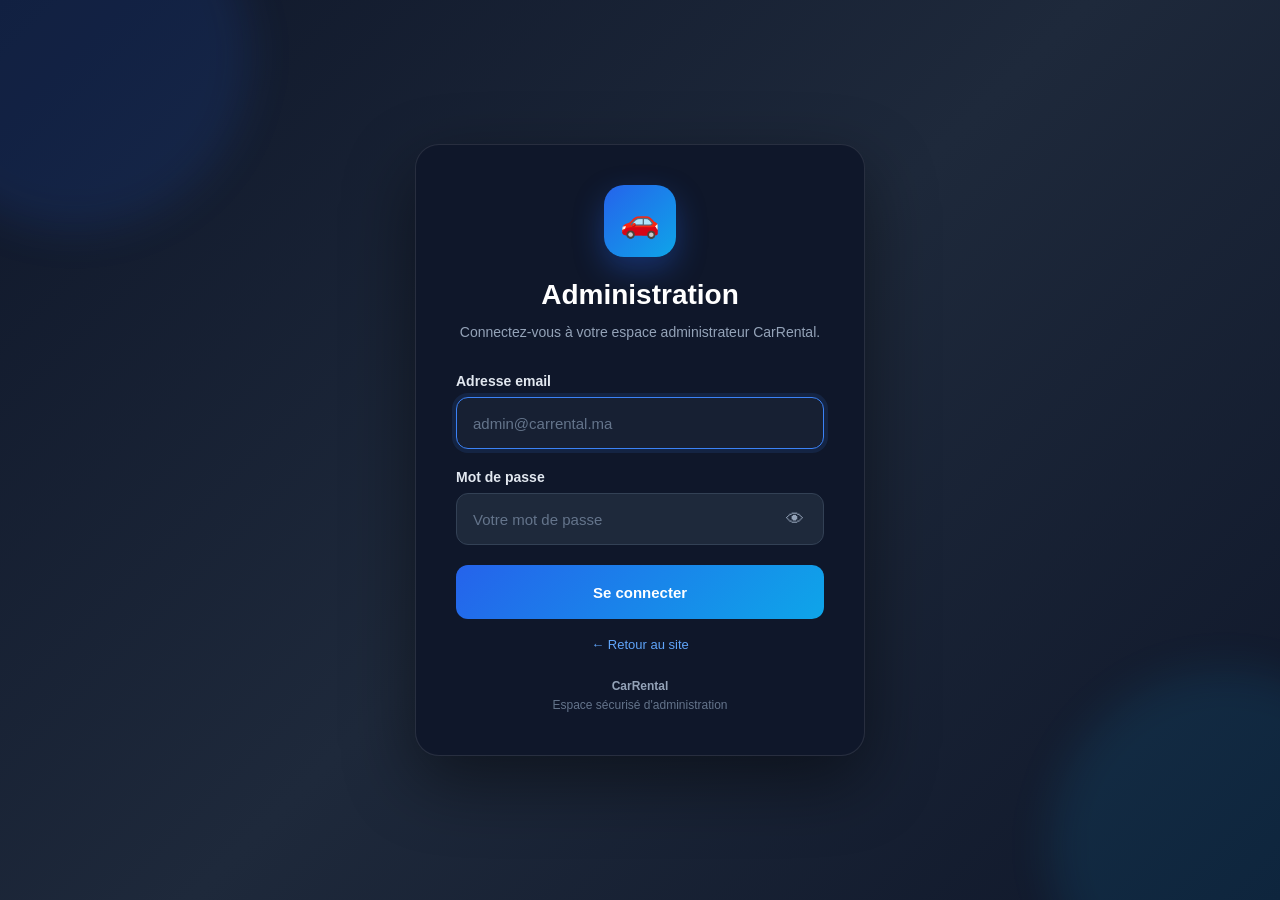
<file: admin-login.html>
<!DOCTYPE html>
<html lang="fr">
<head>
<meta charset="UTF-8">
<meta name="viewport" content="width=device-width,initial-scale=1.0">
<meta name="description" content="CarRental - Connexion administrateur">
<title>CarRental | Administration</title>
<style>
*{margin:0;padding:0;box-sizing:border-box}
body{min-height:100vh;display:flex;align-items:center;justify-content:center;padding:20px;font-family:Arial,Helvetica,sans-serif;background:linear-gradient(135deg,#0f172a,#1e293b,#0f172a);color:#fff}
.background-circle{position:fixed;width:350px;height:350px;border-radius:50%;background:rgba(37,99,235,.12);filter:blur(20px);pointer-events:none}
.circle-one{top:-120px;left:-100px}.circle-two{right:-120px;bottom:-120px;background:rgba(14,165,233,.1)}
.login-container{position:relative;width:100%;max-width:450px;z-index:2}
.login-card{width:100%;padding:40px;background:rgba(15,23,42,.94);border:1px solid rgba(255,255,255,.1);border-radius:24px;box-shadow:0 25px 70px rgba(0,0,0,.45);backdrop-filter:blur(15px)}
.logo{width:72px;height:72px;margin:0 auto 22px;display:flex;align-items:center;justify-content:center;border-radius:20px;background:linear-gradient(135deg,#2563eb,#0ea5e9);font-size:32px;box-shadow:0 12px 30px rgba(37,99,235,.35)}
.login-header{text-align:center;margin-bottom:30px}.login-header h1{margin-bottom:10px;font-size:28px;font-weight:700}.login-header p{color:#94a3b8;font-size:14px;line-height:1.6}
.form-group{margin-bottom:20px}.form-group label{display:block;margin-bottom:8px;font-size:14px;font-weight:600;color:#e2e8f0}
.input-wrapper{position:relative}.input-wrapper input{width:100%;height:52px;padding:0 16px;border:1px solid #334155;border-radius:12px;outline:none;background:#1e293b;color:#fff;font-size:15px;transition:.2s}.input-wrapper input::placeholder{color:#64748b}.input-wrapper input:focus{border-color:#3b82f6;background:#172033;box-shadow:0 0 0 4px rgba(59,130,246,.12)}
.password-wrapper input{padding-right:52px}.toggle-password{position:absolute;right:14px;top:50%;transform:translateY(-50%);width:30px;height:30px;border:0;background:transparent;color:#94a3b8;cursor:pointer;font-size:18px}.toggle-password:hover{color:#fff}
.form-error,.form-success{display:none;margin-bottom:18px;padding:12px 14px;border-radius:10px;font-size:13px;line-height:1.5}.form-error{border:1px solid rgba(239,68,68,.35);background:rgba(239,68,68,.1);color:#fca5a5}.form-success{border:1px solid rgba(34,197,94,.35);background:rgba(34,197,94,.1);color:#86efac}.form-error.show,.form-success.show{display:block}
.login-button{width:100%;height:54px;border:0;border-radius:12px;background:linear-gradient(135deg,#2563eb,#0ea5e9);color:#fff;font-size:15px;font-weight:700;cursor:pointer;transition:.2s}.login-button:hover{transform:translateY(-2px);box-shadow:0 12px 25px rgba(37,99,235,.3)}.login-button:active{transform:translateY(0)}.login-button:disabled{cursor:not-allowed;opacity:.7;transform:none}
.login-footer{margin-top:25px;text-align:center;color:#64748b;font-size:12px;line-height:1.6}.login-footer strong{color:#94a3b8}.back-home{display:block;margin-top:18px;text-align:center;color:#60a5fa;font-size:13px;text-decoration:none;transition:.2s}.back-home:hover{color:#93c5fd;text-decoration:underline}
@media(max-width:500px){body{padding:15px}.login-card{padding:30px 22px;border-radius:20px}.logo{width:64px;height:64px;font-size:28px}.login-header h1{font-size:24px}}
</style>
</head>
<body>
<div class="background-circle circle-one"></div>
<div class="background-circle circle-two"></div>

<main class="login-container">
<section class="login-card">
<div class="logo">🚗</div>
<div class="login-header">
<h1>Administration</h1>
<p>Connectez-vous à votre espace administrateur CarRental.</p>
</div>

<div id="formError" class="form-error"></div>
<div id="formSuccess" class="form-success"></div>

<form id="adminLoginForm">
<div class="form-group">
<label for="adminEmail">Adresse email</label>
<div class="input-wrapper">
<input type="email" id="adminEmail" name="email" placeholder="admin@carrental.ma" autocomplete="email" required>
</div>
</div>

<div class="form-group">
<label for="adminPassword">Mot de passe</label>
<div class="input-wrapper password-wrapper">
<input type="password" id="adminPassword" name="password" placeholder="Votre mot de passe" autocomplete="current-password" required>
<button type="button" id="togglePassword" class="toggle-password" aria-label="Afficher le mot de passe">👁</button>
</div>
</div>

<button type="submit" id="loginButton" class="login-button">Se connecter</button>
</form>

<a href="index.html" class="back-home">← Retour au site</a>

<div class="login-footer"><strong>CarRental</strong><br>Espace sécurisé d'administration</div>
</section>
</main>

<script>
const ADMIN_EMAIL="admin@carrental.ma",ADMIN_PASSWORD="admin123",ADMIN_SESSION_KEY="carRentalAdminLoggedIn";
const adminLoginForm=document.getElementById("adminLoginForm"),adminEmail=document.getElementById("adminEmail"),adminPassword=document.getElementById("adminPassword"),togglePassword=document.getElementById("togglePassword"),loginButton=document.getElementById("loginButton"),formError=document.getElementById("formError"),formSuccess=document.getElementById("formSuccess");

function showError(message){formSuccess.classList.remove("show");formError.textContent=message;formError.classList.add("show")}
function showSuccess(message){formError.classList.remove("show");formSuccess.textContent=message;formSuccess.classList.add("show")}
function clearMessages(){formError.classList.remove("show");formSuccess.classList.remove("show");formError.textContent="";formSuccess.textContent=""}

togglePassword.addEventListener("click",()=>{
let show=adminPassword.type==="password";
adminPassword.type=show?"text":"password";
togglePassword.textContent=show?"🙈":"👁";
togglePassword.setAttribute("aria-label",show?"Masquer le mot de passe":"Afficher le mot de passe")
});

adminLoginForm.addEventListener("submit",e=>{
e.preventDefault();clearMessages();
const email=adminEmail.value.trim().toLowerCase(),password=adminPassword.value;
if(!email){showError("Veuillez saisir votre adresse email.");adminEmail.focus();return}
if(!password){showError("Veuillez saisir votre mot de passe.");adminPassword.focus();return}
if(email!==ADMIN_EMAIL||password!==ADMIN_PASSWORD){showError("Email ou mot de passe incorrect.");adminPassword.value="";adminPassword.focus();return}
localStorage.setItem(ADMIN_SESSION_KEY,"true");
showSuccess("Connexion réussie. Redirection...");
loginButton.disabled=true;
loginButton.textContent="Connexion...";
setTimeout(()=>window.location.href="admin.html",700)
});

if(adminEmail)adminEmail.focus();
</script>
</body>
</html>
</file>
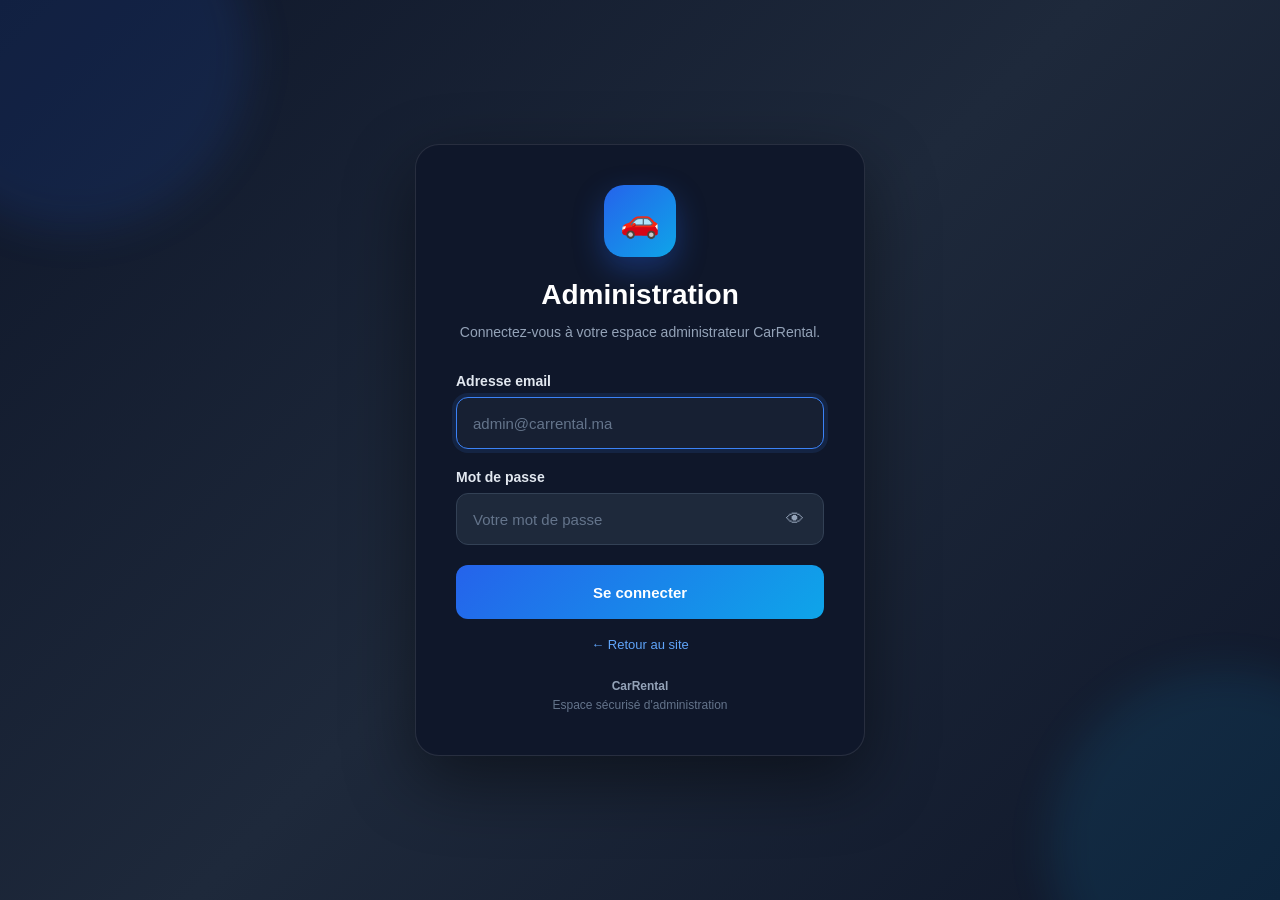
<file: admin.html>
<!DOCTYPE html>
<html lang="fr">
<head>
<meta charset="UTF-8">
<meta name="viewport" content="width=device-width,initial-scale=1.0">
<meta name="description" content="CarRental - Administration">
<title>CarRental | Administration</title>
<link rel="stylesheet" href="https://cdnjs.cloudflare.com/ajax/libs/font-awesome/6.5.2/css/all.min.css">
<style>
:root{--blue:#1683ff;--blue2:#55b2ff;--dark:#06182e;--dark2:#0b2d52;--white:#fff;--text:#102033;--muted:#68788a;--bg:#f4f8fc;--border:#e2ebf4;--success:#18c77a;--warning:#ffb020;--danger:#ff4d67;--shadow:0 20px 60px rgba(6,24,46,.13);--tr:.3s ease}
*{margin:0;padding:0;box-sizing:border-box}
html{scroll-behavior:smooth}
body{font-family:Inter,-apple-system,BlinkMacSystemFont,"Segoe UI",Roboto,Arial,sans-serif;background:var(--bg);color:var(--text);min-height:100vh;overflow-x:hidden}
button,input,select,textarea{font:inherit}button{cursor:pointer}a{text-decoration:none;color:inherit}img{max-width:100%;display:block}
::-webkit-scrollbar{width:7px;height:7px}::-webkit-scrollbar-track{background:#dce8f4}::-webkit-scrollbar-thumb{background:linear-gradient(var(--blue),var(--blue2));border-radius:20px}
.admin-layout{min-height:100vh;display:flex;background:radial-gradient(circle at 75% 10%,rgba(22,131,255,.05),transparent 25%),var(--bg)}
.sidebar{width:270px;position:fixed;inset:0 auto 0 0;background:radial-gradient(circle at 20% 10%,rgba(22,131,255,.14),transparent 30%),linear-gradient(180deg,#041225,#06182e 55%,#030d1c);color:#fff;z-index:1000;display:flex;flex-direction:column;border-right:1px solid rgba(85,178,255,.13);box-shadow:10px 0 50px rgba(0,0,0,.18);transition:var(--tr)}
.sidebar-logo{height:82px;padding:0 22px;display:flex;align-items:center;border-bottom:1px solid rgba(85,178,255,.12)}
.sidebar-logo a{display:flex;align-items:center;gap:12px;width:100%}
.logo-icon{width:43px;height:43px;border-radius:13px;display:flex;align-items:center;justify-content:center;background:linear-gradient(135deg,var(--blue),var(--blue2));color:#fff;font-size:18px;box-shadow:0 0 25px rgba(22,131,255,.45);transition:var(--tr)}
.logo-icon:hover{transform:rotate(-5deg) scale(1.06);box-shadow:0 0 35px rgba(22,131,255,.65)}
.logo-text{font-size:19px;font-weight:800;letter-spacing:-.5px}.logo-text span{color:var(--blue2);text-shadow:0 0 15px rgba(85,178,255,.45)}
.admin-badge{margin-left:auto;padding:5px 8px;border-radius:6px;font-size:9px;font-weight:800;letter-spacing:.7px;color:#71c2ff;background:rgba(22,131,255,.1);border:1px solid rgba(85,178,255,.2)}
.sidebar-nav{flex:1;padding:25px 14px;overflow-y:auto}.sidebar-section-title{padding:0 12px;margin-bottom:10px;color:#66809d;font-size:10px;font-weight:800;text-transform:uppercase;letter-spacing:1.3px}
.sidebar-menu{list-style:none;display:flex;flex-direction:column;gap:6px;margin-bottom:28px}
.sidebar-menu li a,.sidebar-menu li button{width:100%;border:1px solid transparent;background:transparent;color:#a9bbcf;display:flex;align-items:center;gap:13px;padding:12px 14px;border-radius:11px;font-size:14px;font-weight:500;text-align:left;transition:var(--tr)}
.sidebar-menu li a:hover,.sidebar-menu li button:hover{background:rgba(22,131,255,.09);border-color:rgba(85,178,255,.1);color:#fff;transform:translateX(3px)}
.sidebar-menu li a.active{color:#fff;background:linear-gradient(90deg,rgba(22,131,255,.22),rgba(22,131,255,.04));border-left:3px solid var(--blue);padding-left:11px;box-shadow:0 0 25px rgba(22,131,255,.08)}
.sidebar-menu .icon{width:20px;display:flex;justify-content:center;font-size:15px;color:#78bfff}
.sidebar-footer{padding:16px 14px;border-top:1px solid rgba(85,178,255,.1)}
.admin-profile{display:flex;align-items:center;gap:10px;padding:10px;border-radius:12px;background:rgba(255,255,255,.035);border:1px solid rgba(85,178,255,.08);margin-bottom:8px}
.admin-avatar{width:38px;height:38px;flex-shrink:0;border-radius:50%;display:flex;align-items:center;justify-content:center;color:#fff;font-size:12px;font-weight:800;background:linear-gradient(135deg,var(--blue),var(--blue2));box-shadow:0 0 20px rgba(22,131,255,.35)}
.admin-info{min-width:0}.admin-name{color:#fff;font-size:13px;font-weight:700}.admin-role{color:#71869e;font-size:11px;margin-top:2px}
.main-content{margin-left:270px;width:calc(100% - 270px);min-height:100vh;transition:var(--tr)}
.topbar{height:82px;padding:0 32px;background:rgba(255,255,255,.92);backdrop-filter:blur(16px);border-bottom:1px solid var(--border);display:flex;align-items:center;justify-content:space-between;position:sticky;top:0;z-index:100;box-shadow:0 5px 30px rgba(6,24,46,.05)}
.topbar-left,.topbar-right{display:flex;align-items:center;gap:12px}.page-heading h1{font-size:23px;font-weight:800;letter-spacing:-.5px}.page-heading p{color:var(--muted);font-size:12px;margin-top:3px}
.mobile-menu-btn{display:none;width:40px;height:40px;border:1px solid var(--border);background:#fff;border-radius:10px;color:var(--text);font-size:17px;transition:var(--tr)}
.mobile-menu-btn:hover,.top-btn:hover{border-color:var(--blue);color:var(--blue);box-shadow:0 0 18px rgba(22,131,255,.15)}
.date-display{display:flex;align-items:center;gap:8px;padding:9px 13px;background:#f6faff;border:1px solid var(--border);border-radius:9px;color:var(--muted);font-size:12px}.date-display i{color:var(--blue)}
.top-btn{width:40px;height:40px;display:flex;align-items:center;justify-content:center;border:1px solid var(--border);background:#fff;color:var(--muted);border-radius:10px;transition:var(--tr)}.top-btn:hover{transform:translateY(-2px) rotate(30deg)}
.content{padding:30px 32px 45px}
.welcome-card{position:relative;overflow:hidden;min-height:165px;padding:30px;border-radius:20px;color:#fff;background:radial-gradient(circle at 90% 10%,rgba(85,178,255,.2),transparent 25%),linear-gradient(135deg,#041225,#0a294a 55%,#06182e);box-shadow:0 20px 55px rgba(6,24,46,.2),0 0 35px rgba(22,131,255,.08);margin-bottom:25px;border:1px solid rgba(85,178,255,.13);animation:up .6s ease both}
.welcome-card:before{content:"";position:absolute;width:280px;height:280px;border-radius:50%;right:-90px;top:-120px;background:rgba(22,131,255,.1);box-shadow:0 0 80px rgba(22,131,255,.1)}
.welcome-card:after{content:"";position:absolute;width:170px;height:170px;border-radius:50%;right:120px;bottom:-110px;border:1px solid rgba(85,178,255,.16);animation:glow 3s ease-in-out infinite}
.welcome-content{position:relative;z-index:2}.welcome-label{color:#65bbff;font-size:11px;font-weight:700;text-transform:uppercase;letter-spacing:1.2px;margin-bottom:8px}.welcome-card h2{font-size:28px;margin-bottom:7px}.welcome-card p{color:#aebed0;font-size:13px;max-width:570px;line-height:1.6}
.stats-grid{display:grid;grid-template-columns:repeat(4,minmax(0,1fr));gap:18px;margin-bottom:30px}
.stat-card{position:relative;overflow:hidden;background:linear-gradient(145deg,#fff,#f8fbff);border:1px solid var(--border);border-radius:16px;padding:20px;box-shadow:var(--shadow);transition:var(--tr);animation:up .65s ease both}
.stat-card:before{content:"";position:absolute;width:120px;height:120px;right:-60px;bottom:-70px;border-radius:50%;background:rgba(22,131,255,.06);transition:var(--tr)}
.stat-card:hover{transform:translateY(-6px);border-color:rgba(22,131,255,.35);box-shadow:0 20px 50px rgba(6,24,46,.13),0 0 30px rgba(22,131,255,.1)}
.stat-card:hover:before{transform:scale(1.4);background:rgba(22,131,255,.1)}
.stat-top{display:flex;justify-content:space-between}.stat-icon{width:47px;height:47px;border-radius:13px;display:flex;align-items:center;justify-content:center;font-size:18px;transition:var(--tr)}.stat-card:hover .stat-icon{transform:scale(1.08) rotate(-4deg)}
.stat-icon.gold,.stat-icon.blue,.stat-icon.purple{color:var(--blue);background:#edf7ff;box-shadow:0 0 20px rgba(22,131,255,.1)}.stat-icon.green{color:#07945a;background:#eafcf3}
.stat-label{color:var(--muted);font-size:12px;margin-top:17px}.stat-value{font-size:27px;font-weight:800;letter-spacing:-.7px;margin-top:4px;color:var(--dark)}.stat-description{color:#98a8ba;font-size:10px;margin-top:6px}
.section{background:#fff;border:1px solid var(--border);border-radius:16px;box-shadow:var(--shadow);margin-bottom:25px;overflow:hidden;transition:var(--tr)}.section:hover{box-shadow:0 25px 65px rgba(6,24,46,.13),0 0 30px rgba(22,131,255,.05)}
.section-header{padding:20px 22px;display:flex;align-items:center;justify-content:space-between;gap:15px;border-bottom:1px solid var(--border);background:linear-gradient(90deg,#fff,#fafdff)}
.section-title{display:flex;align-items:center;gap:11px}.section-title-icon{width:37px;height:37px;display:flex;align-items:center;justify-content:center;border-radius:10px;background:#edf7ff;color:var(--blue);font-size:14px}.section-title h2{font-size:16px;font-weight:800}.section-title p{color:var(--muted);font-size:11px;margin-top:3px}.section-actions{display:flex;align-items:center;gap:9px}
.btn{min-height:39px;padding:0 14px;border-radius:9px;border:1px solid transparent;display:inline-flex;align-items:center;justify-content:center;gap:8px;font-size:12px;font-weight:700;transition:var(--tr)}
.btn-primary{background:linear-gradient(135deg,var(--blue),var(--blue2));color:#fff;box-shadow:0 7px 20px rgba(22,131,255,.24),0 0 20px rgba(22,131,255,.1)}.btn-primary:hover{transform:translateY(-3px);box-shadow:0 12px 28px rgba(22,131,255,.3),0 0 30px rgba(22,131,255,.16)}
.btn-secondary{background:#fff;border-color:var(--border);color:var(--text)}.btn-secondary:hover{border-color:rgba(22,131,255,.4);background:#f5faff;color:var(--blue);transform:translateY(-2px);box-shadow:0 8px 20px rgba(22,131,255,.08)}
.btn-danger{background:#fff1f3;border-color:#ffd0d7;color:var(--danger)}.btn-success{background:#eafcf3;border-color:#b8efd2;color:#087a4b}.btn-danger:hover,.btn-success:hover{transform:translateY(-2px)}.btn-sm{min-height:32px;padding:0 10px;font-size:11px;border-radius:7px}
.icon-btn{width:34px;height:34px;display:inline-flex;align-items:center;justify-content:center;border-radius:8px;border:1px solid var(--border);background:#fff;color:var(--muted);transition:var(--tr)}.icon-btn:hover{border-color:var(--blue);color:var(--blue);background:#f3f9ff;transform:translateY(-2px);box-shadow:0 0 15px rgba(22,131,255,.1)}.icon-btn.danger:hover{border-color:#ffc7cf;background:#fff1f3;color:var(--danger);box-shadow:none}
.filters{padding:18px 22px;background:#f8fbfe;border-bottom:1px solid var(--border);display:flex;flex-wrap:wrap;gap:10px}.search-box{position:relative;flex:1;min-width:220px}.search-box i{position:absolute;left:13px;top:50%;transform:translateY(-50%);color:var(--muted);font-size:13px}.search-box input{width:100%;height:40px;border:1px solid var(--border);border-radius:9px;padding:0 13px 0 38px;outline:none;background:#fff;color:var(--text);font-size:12px;transition:var(--tr)}.search-box input:focus,.filter-select:focus{border-color:var(--blue);box-shadow:0 0 0 3px rgba(22,131,255,.1)}
.filter-select{height:40px;min-width:160px;padding:0 12px;border:1px solid var(--border);border-radius:9px;outline:none;background:#fff;color:var(--text);font-size:12px;cursor:pointer}
.table-wrapper{width:100%;overflow-x:auto}.data-table{width:100%;border-collapse:collapse;min-width:900px}.data-table th{padding:13px 18px;text-align:left;background:#f8fbfe;color:#667b91;font-size:10px;font-weight:800;text-transform:uppercase;letter-spacing:.6px;white-space:nowrap;border-bottom:1px solid var(--border)}.data-table td{padding:15px 18px;font-size:12px;color:var(--text);border-bottom:1px solid #edf2f7;vertical-align:middle}.data-table tbody tr{transition:var(--tr)}.data-table tbody tr:hover{background:#f7fbff;box-shadow:inset 3px 0 0 var(--blue)}.data-table tbody tr:last-child td{border-bottom:none}
.car-cell{display:flex;align-items:center;gap:11px;min-width:200px}.car-thumb{width:58px;height:42px;flex-shrink:0;border-radius:8px;object-fit:cover;background:#edf4fa;border:1px solid var(--border);transition:var(--tr)}.data-table tr:hover .car-thumb{transform:scale(1.05);box-shadow:0 5px 15px rgba(22,131,255,.15)}.car-info strong{display:block;font-size:12px}.car-info span{display:block;color:var(--muted);font-size:10px;margin-top:3px}
.status{display:inline-flex;align-items:center;gap:6px;padding:5px 9px;border-radius:20px;font-size:10px;font-weight:700;white-space:nowrap}.status:before{content:"";width:6px;height:6px;border-radius:50%;box-shadow:0 0 8px currentColor}.status-success{color:#078a55;background:#eafcf3;border:1px solid #c6f2db}.status-success:before{background:var(--success)}.status-warning{color:#ad6500;background:#fff8e8;border:1px solid #ffe6ae}.status-warning:before{background:var(--warning)}.status-danger{color:#c22d43;background:#fff0f3;border:1px solid #ffd0d7}.status-danger:before{background:var(--danger)}.status-info{color:#126fd4;background:#edf7ff;border:1px solid #cde8ff}.status-info:before{background:var(--blue)}
.action-group{display:flex;align-items:center;gap:6px}.empty-state{padding:55px 25px;text-align:center}.empty-icon{width:62px;height:62px;margin:0 auto 14px;border-radius:50%;display:flex;align-items:center;justify-content:center;background:#edf7ff;border:1px solid #d6ebff;color:var(--blue);font-size:23px;box-shadow:0 0 25px rgba(22,131,255,.1)}.empty-state h3{font-size:15px;margin-bottom:5px}.empty-state p{color:var(--muted);font-size:12px}
.cars-grid{padding:22px;display:grid;grid-template-columns:repeat(3,minmax(0,1fr));gap:18px}.car-card{background:linear-gradient(145deg,#fff,#f8fbff);border:1px solid var(--border);border-radius:14px;overflow:hidden;transition:var(--tr);position:relative}.car-card:hover{transform:translateY(-6px);box-shadow:0 20px 50px rgba(6,24,46,.14),0 0 30px rgba(22,131,255,.12);border-color:rgba(22,131,255,.35)}
.car-image-wrapper{position:relative;height:175px;background:#eaf2fa;overflow:hidden}.car-image-wrapper:after{content:"";position:absolute;inset:0;background:linear-gradient(180deg,transparent 55%,rgba(3,14,28,.55));pointer-events:none}.car-image-wrapper img{width:100%;height:100%;object-fit:cover;transition:transform .6s ease}.car-card:hover .car-image-wrapper img{transform:scale(1.07)}
.car-availability{position:absolute;top:12px;right:12px;z-index:2}.car-price{position:absolute;bottom:11px;left:11px;z-index:2;padding:6px 9px;border-radius:7px;background:rgba(4,18,37,.82);backdrop-filter:blur(7px);color:#fff;font-size:11px;font-weight:700;border:1px solid rgba(85,178,255,.15)}.car-price strong{color:#69bdff;font-size:14px;text-shadow:0 0 10px rgba(85,178,255,.4)}
.car-card-body{padding:16px}.car-card-title{display:flex;justify-content:space-between;gap:10px}.car-card-title h3{font-size:14px;font-weight:800}.car-category{padding:4px 7px;border-radius:6px;background:#edf7ff;color:var(--blue);font-size:9px;font-weight:700;text-transform:uppercase;border:1px solid #d6ebff}.car-meta{display:grid;grid-template-columns:repeat(2,1fr);gap:8px;margin-top:14px;padding-top:13px;border-top:1px solid #edf2f7}.car-meta-item{display:flex;align-items:center;gap:7px;color:var(--muted);font-size:10px}.car-meta-item i{color:var(--blue);width:13px}.car-card-actions{display:flex;gap:7px;margin-top:15px}.car-card-actions .btn{flex:1}
.modal-overlay{position:fixed;inset:0;z-index:2000;background:rgba(2,11,22,.72);backdrop-filter:blur(8px);display:none;align-items:center;justify-content:center;padding:20px}.modal-overlay.active{display:flex;animation:fadeIn .25s ease}.modal{width:100%;max-width:620px;max-height:calc(100vh - 40px);overflow-y:auto;background:#fff;border:1px solid rgba(85,178,255,.2);border-radius:18px;box-shadow:0 30px 90px rgba(0,0,0,.35),0 0 45px rgba(22,131,255,.14);animation:modalIn .3s ease}
.modal-header{padding:19px 22px;display:flex;align-items:center;justify-content:space-between;border-bottom:1px solid var(--border);background:linear-gradient(90deg,#fff,#f7fbff)}.modal-header h2{font-size:17px}.modal-close{width:34px;height:34px;border:0;background:#edf5fc;color:var(--muted);border-radius:8px;display:flex;align-items:center;justify-content:center;transition:var(--tr)}.modal-close:hover{background:#fff0f3;color:var(--danger);transform:rotate(90deg)}.modal-body{padding:22px}.modal-footer{padding:15px 22px;border-top:1px solid var(--border);display:flex;justify-content:flex-end;gap:9px;background:#fbfdff}
.form-grid{display:grid;grid-template-columns:repeat(2,minmax(0,1fr));gap:15px}.form-group{display:flex;flex-direction:column;gap:6px}.form-group.full{grid-column:1/-1}.form-group label{color:#344054;font-size:11px;font-weight:700}.form-group label span{color:var(--danger)}.form-control{width:100%;height:42px;padding:0 12px;border:1px solid var(--border);border-radius:9px;outline:none;background:#fff;color:var(--text);font-size:12px;transition:var(--tr)}textarea.form-control{height:auto;min-height:90px;padding:11px 12px;resize:vertical}.form-control:focus{border-color:var(--blue);box-shadow:0 0 0 3px rgba(22,131,255,.1)}
.reservation-details{display:grid;gap:18px}.detail-car{display:flex;gap:15px;padding:14px;border-radius:12px;background:#f5faff;border:1px solid #dcebf8}.detail-car img{width:110px;height:75px;object-fit:cover;border-radius:9px;border:1px solid #dce7f2}.detail-car-info{flex:1}.detail-car-info h3{font-size:15px;margin-bottom:5px}.detail-car-info p{color:var(--muted);font-size:11px;line-height:1.6}.details-grid{display:grid;grid-template-columns:repeat(2,1fr);gap:10px}.detail-item{padding:12px;background:#f9fbfd;border:1px solid #e6edf4;border-radius:9px;transition:var(--tr)}.detail-item:hover{border-color:#cfe5f8;background:#f5faff;transform:translateY(-2px)}.detail-item label{display:block;color:var(--muted);font-size:9px;text-transform:uppercase;letter-spacing:.5px;margin-bottom:4px}.detail-item strong{font-size:12px}
.toast-container{position:fixed;top:22px;right:22px;z-index:5000;display:flex;flex-direction:column;gap:10px}.toast{min-width:290px;max-width:380px;padding:13px 15px;border-radius:11px;background:linear-gradient(135deg,#06182e,#0b2d52);color:#fff;border:1px solid rgba(85,178,255,.2);box-shadow:0 20px 50px rgba(0,0,0,.3),0 0 30px rgba(22,131,255,.12);display:flex;align-items:center;gap:11px;animation:toastIn .3s ease}.toast-icon{width:32px;height:32px;flex-shrink:0;border-radius:8px;display:flex;align-items:center;justify-content:center}.toast.success .toast-icon{background:rgba(24,199,122,.15);color:#42e39a}.toast.error .toast-icon{background:rgba(255,77,103,.15);color:#ff7187}.toast.warning .toast-icon{background:rgba(255,176,32,.15);color:#ffc65c}.toast-content{flex:1}.toast-content strong{display:block;font-size:11px;margin-bottom:2px}.toast-content span{color:#9eb1c5;font-size:10px}.sidebar-overlay{display:none;position:fixed;inset:0;background:rgba(2,10,20,.65);backdrop-filter:blur(3px);z-index:900}
@keyframes up{from{opacity:0;transform:translateY(18px)}to{opacity:1;transform:translateY(0)}}@keyframes glow{0%,100%{box-shadow:0 0 15px rgba(22,131,255,.05)}50%{box-shadow:0 0 40px rgba(22,131,255,.2)}}@keyframes fadeIn{from{opacity:0}to{opacity:1}}@keyframes modalIn{from{opacity:0;transform:translateY(20px) scale(.97)}to{opacity:1;transform:translateY(0) scale(1)}}@keyframes toastIn{from{opacity:0;transform:translateX(25px)}to{opacity:1;transform:translateX(0)}}
@media(max-width:1200px){.stats-grid{grid-template-columns:repeat(2,1fr)}.cars-grid{grid-template-columns:repeat(2,1fr)}}
@media(max-width:900px){.sidebar{transform:translateX(-100%)}.sidebar.open{transform:translateX(0)}.sidebar-overlay.active{display:block}.main-content{margin-left:0;width:100%}.mobile-menu-btn{display:flex;align-items:center;justify-content:center}.date-display{display:none}.content{padding:24px 20px 35px}.topbar{padding:0 20px}}
@media(max-width:700px){.stats-grid,.cars-grid{grid-template-columns:1fr}.welcome-card{padding:24px;min-height:150px}.welcome-card h2{font-size:23px}.section-header{align-items:flex-start;flex-direction:column}.section-actions{width:100%}.section-actions .btn{flex:1}.form-grid{grid-template-columns:1fr}.form-group.full{grid-column:auto}.details-grid{grid-template-columns:1fr}.detail-car{flex-direction:column}.detail-car img{width:100%;height:150px}}
@media(max-width:500px){.content{padding:18px 13px 30px}.topbar{height:70px;padding:0 13px}.page-heading h1{font-size:18px}.page-heading p{display:none}.welcome-card{border-radius:14px;padding:20px}.welcome-card h2{font-size:20px}.stat-card{padding:17px}.section{border-radius:13px}.filters{flex-direction:column}.search-box,.filter-select{width:100%}.modal-overlay{padding:10px}.modal{border-radius:14px}.modal-body{padding:17px}.modal-header{padding:16px 17px}.modal-footer{padding:13px 17px}.toast-container{left:12px;right:12px;top:12px}.toast{min-width:0;width:100%}}
</style>
</head>
<body>

<div class="admin-layout">
<aside class="sidebar" id="sidebar">
<div class="sidebar-logo"><a href="index.html"><div class="logo-icon"><i class="fa-solid fa-car"></i></div><div class="logo-text">Car<span>Rental</span></div><div class="admin-badge">ADMIN</div></a></div>
<nav class="sidebar-nav">
<div class="sidebar-section-title">Principal</div>
<ul class="sidebar-menu">
<li><a href="#dashboard" class="active" data-section="dashboard"><span class="icon"><i class="fa-solid fa-chart-pie"></i></span>Tableau de bord</a></li>
<li><a href="#reservations" data-section="reservations"><span class="icon"><i class="fa-solid fa-calendar-check"></i></span>Réservations</a></li>
<li><a href="#cars" data-section="cars"><span class="icon"><i class="fa-solid fa-car-side"></i></span>Notre flotte</a></li>
</ul>
<div class="sidebar-section-title">Système</div>
<ul class="sidebar-menu">
<li><button type="button" id="refreshBtn"><span class="icon"><i class="fa-solid fa-rotate"></i></span>Actualiser</button></li>
<li><a href="index.html" target="_blank"><span class="icon"><i class="fa-solid fa-globe"></i></span>Voir le site</a></li>
<li><button type="button" id="logoutBtn"><span class="icon"><i class="fa-solid fa-right-from-bracket"></i></span>Déconnexion</button></li>
</ul>
</nav>
<div class="sidebar-footer"><div class="admin-profile"><div class="admin-avatar">AD</div><div class="admin-info"><div class="admin-name">Administrateur</div><div class="admin-role">Gestionnaire CarRental</div></div></div></div>
</aside>

<div class="sidebar-overlay" id="sidebarOverlay"></div>

<main class="main-content">
<header class="topbar">
<div class="topbar-left"><button class="mobile-menu-btn" id="mobileMenuBtn" type="button"><i class="fa-solid fa-bars"></i></button><div class="page-heading"><h1>Tableau de bord</h1><p>Gestion de votre plateforme CarRental</p></div></div>
<div class="topbar-right"><div class="date-display"><i class="fa-regular fa-calendar"></i><span id="currentDate">--</span></div><button class="top-btn" id="topRefreshBtn" title="Actualiser" type="button"><i class="fa-solid fa-rotate"></i></button></div>
</header>

<div class="content">
<section class="welcome-card"><div class="welcome-content"><div class="welcome-label">Administration</div><h2>Bienvenue dans votre espace admin 👋</h2><p>Gérez vos véhicules, vos réservations et suivez l'activité de votre plateforme CarRental depuis un seul endroit.</p></div></section>

<section class="stats-grid" id="dashboard">
<div class="stat-card"><div class="stat-top"><div class="stat-icon gold"><i class="fa-solid fa-car"></i></div></div><div class="stat-label">Total véhicules</div><div class="stat-value" id="totalCars">0</div><div class="stat-description">Véhicules enregistrés</div></div>
<div class="stat-card"><div class="stat-top"><div class="stat-icon blue"><i class="fa-solid fa-calendar-check"></i></div></div><div class="stat-label">Réservations</div><div class="stat-value" id="totalReservations">0</div><div class="stat-description">Toutes les réservations</div></div>
<div class="stat-card"><div class="stat-top"><div class="stat-icon green"><i class="fa-solid fa-users"></i></div></div><div class="stat-label">Clients</div><div class="stat-value" id="totalClients">0</div><div class="stat-description">Clients enregistrés</div></div>
<div class="stat-card"><div class="stat-top"><div class="stat-icon purple"><i class="fa-solid fa-coins"></i></div></div><div class="stat-label">Chiffre d'affaires</div><div class="stat-value" id="totalRevenue">0 DH</div><div class="stat-description">Revenus des réservations</div></div>
</section>

<section class="section" id="reservations">
<div class="section-header"><div class="section-title"><div class="section-title-icon"><i class="fa-solid fa-calendar-check"></i></div><div><h2>Réservations</h2><p>Consultez et gérez les réservations</p></div></div><div class="section-actions"><button class="btn btn-secondary" id="clearReservationFiltersBtn" type="button"><i class="fa-solid fa-filter-circle-xmark"></i>Réinitialiser</button></div></div>
<div class="filters"><div class="search-box"><i class="fa-solid fa-magnifying-glass"></i><input type="text" id="reservationSearch" placeholder="Rechercher une réservation, client ou véhicule..."></div><select class="filter-select" id="reservationStatusFilter"><option value="all">Tous les statuts</option><option value="À venir">À venir</option><option value="En cours">En cours</option><option value="Terminée">Terminée</option><option value="Annulée">Annulée</option></select></div>
<div class="table-wrapper"><table class="data-table"><thead><tr><th>Réservation</th><th>Client</th><th>Véhicule</th><th>Période</th><th>Total</th><th>Statut</th><th>Actions</th></tr></thead><tbody id="reservationsTableBody"></tbody></table></div>
<div class="empty-state" id="emptyReservations" style="display:none"><div class="empty-icon"><i class="fa-regular fa-calendar-xmark"></i></div><h3>Aucune réservation</h3><p>Aucune réservation ne correspond à votre recherche.</p></div>
</section>

<section class="section" id="cars">
<div class="section-header"><div class="section-title"><div class="section-title-icon"><i class="fa-solid fa-car-side"></i></div><div><h2>Notre flotte</h2><p>Gérez les véhicules disponibles</p></div></div><div class="section-actions"><button class="btn btn-primary" id="addCarBtn" type="button"><i class="fa-solid fa-plus"></i>Ajouter un véhicule</button></div></div>
<div class="filters"><div class="search-box"><i class="fa-solid fa-magnifying-glass"></i><input type="text" id="carSearch" placeholder="Rechercher un véhicule..."></div></div>
<div class="cars-grid" id="carsGrid"></div>
<div class="empty-state" id="emptyCars" style="display:none"><div class="empty-icon"><i class="fa-solid fa-car"></i></div><h3>Aucun véhicule</h3><p>Aucun véhicule ne correspond à votre recherche.</p></div>
</section>
</div>
</main>
</div>

<div class="toast-container" id="toastContainer"></div>

<div class="modal-overlay" id="carModal">
<div class="modal">
<div class="modal-header"><h2 id="carModalTitle">Ajouter un véhicule</h2><button class="modal-close" data-close="carModal" type="button"><i class="fa-solid fa-xmark"></i></button></div>
<form id="carForm"><div class="modal-body"><input type="hidden" id="carId"><div class="form-grid">
<div class="form-group"><label for="carName">Nom du véhicule <span>*</span></label><input class="form-control" type="text" id="carName" placeholder="Ex: Volkswagen Golf 8" required></div>
<div class="form-group"><label for="carCategory">Catégorie <span>*</span></label><select class="form-control" id="carCategory" required><option value="">Sélectionner</option><option value="economique">Économique</option><option value="berline">Berline</option><option value="suv">SUV</option><option value="luxe">Luxe</option></select></div>
<div class="form-group"><label for="carYear">Année <span>*</span></label><input class="form-control" type="number" id="carYear" min="1990" max="2100" placeholder="2025" required></div>
<div class="form-group"><label for="carTransmission">Transmission <span>*</span></label><select class="form-control" id="carTransmission" required><option value="">Sélectionner</option><option value="Manuelle">Manuelle</option><option value="Automatique">Automatique</option></select></div>
<div class="form-group"><label for="carFuel">Carburant <span>*</span></label><select class="form-control" id="carFuel" required><option value="">Sélectionner</option><option value="Essence">Essence</option><option value="Diesel">Diesel</option><option value="Hybride">Hybride</option><option value="Électrique">Électrique</option></select></div>
<div class="form-group"><label for="carSeats">Nombre de places <span>*</span></label><input class="form-control" type="number" id="carSeats" min="1" max="20" value="5" required></div>
<div class="form-group"><label for="carPrice">Prix / jour <span>*</span></label><input class="form-control" type="number" id="carPrice" min="0" placeholder="350" required></div>
<div class="form-group"><label for="carImage">Image</label><input class="form-control" type="text" id="carImage" placeholder="images/golf.jpg"></div>
<div class="form-group full"><label for="carDescription">Description</label><textarea class="form-control" id="carDescription" placeholder="Description du véhicule..."></textarea></div>
</div></div><div class="modal-footer"><button type="button" class="btn btn-secondary" data-close="carModal">Annuler</button><button type="submit" class="btn btn-primary"><i class="fa-solid fa-check"></i>Enregistrer</button></div></form>
</div></div>

<div class="modal-overlay" id="reservationModal">
<div class="modal"><div class="modal-header"><h2>Détails de la réservation</h2><button class="modal-close" data-close="reservationModal" type="button"><i class="fa-solid fa-xmark"></i></button></div><div class="modal-body" id="reservationDetails"></div><div class="modal-footer"><button type="button" class="btn btn-secondary" data-close="reservationModal">Fermer</button></div></div>
</div>

<div class="modal-overlay" id="carDetailsModal">
<div class="modal"><div class="modal-header"><h2>Détails du véhicule</h2><button class="modal-close" data-close="carDetailsModal" type="button"><i class="fa-solid fa-xmark"></i></button></div><div class="modal-body" id="carDetailsContent"></div><div class="modal-footer"><button type="button" class="btn btn-secondary" data-close="carDetailsModal">Fermer</button></div></div>
</div>

<script>
const CARS_KEY="carRentalCars",RESERVATIONS_KEY="carRentalReservations",ADMIN_SESSION_KEY="carRentalAdminLoggedIn";
if(localStorage.getItem(ADMIN_SESSION_KEY)!=="true")location.href="admin-login.html";

const defaultCars=[
{id:1,name:"Volkswagen Golf 8",category:"economique",year:2024,transmission:"Automatique",fuel:"Essence",seats:5,price:350,image:"images/golf.jpg",description:"Volkswagen Golf 8 moderne, confortable et économique."},
{id:2,name:"Volkswagen Passat",category:"berline",year:2023,transmission:"Automatique",fuel:"Diesel",seats:5,price:450,image:"images/passat.jpg",description:"Volkswagen Passat élégante et confortable."},
{id:3,name:"Renault Clio",category:"economique",year:2024,transmission:"Manuelle",fuel:"Essence",seats:5,price:250,image:"images/clio.jpg",description:"Renault Clio pratique et économique pour la ville."},
{id:4,name:"Mercedes-Benz Classe C",category:"luxe",year:2024,transmission:"Automatique",fuel:"Essence",seats:5,price:750,image:"images/mercedes.jpg",description:"Mercedes Classe C premium avec confort et élégance."},
{id:5,name:"Dacia Duster",category:"suv",year:2024,transmission:"Manuelle",fuel:"Diesel",seats:5,price:400,image:"images/duster.jpg",description:"Dacia Duster robuste et polyvalente."},
{id:6,name:"Peugeot 3008",category:"suv",year:2024,transmission:"Automatique",fuel:"Diesel",seats:5,price:500,image:"images/peugeot3008.jpg",description:"Peugeot 3008 moderne, spacieuse et confortable."}
];

let cars=JSON.parse(localStorage.getItem(CARS_KEY))||[];
if(!cars.length){cars=defaultCars.map(c=>({...c,available:true}));saveCars()}
let reservations=JSON.parse(localStorage.getItem(RESERVATIONS_KEY))||[];

const $=id=>document.getElementById(id);
const totalCars=$("totalCars"),totalReservations=$("totalReservations"),totalClients=$("totalClients"),totalRevenue=$("totalRevenue"),carsGrid=$("carsGrid"),emptyCars=$("emptyCars"),reservationsTableBody=$("reservationsTableBody"),emptyReservations=$("emptyReservations"),reservationSearch=$("reservationSearch"),reservationStatusFilter=$("reservationStatusFilter"),carSearch=$("carSearch"),carModal=$("carModal"),reservationModal=$("reservationModal"),carDetailsModal=$("carDetailsModal");

function saveCars(){localStorage.setItem(CARS_KEY,JSON.stringify(cars))}
function saveReservations(){localStorage.setItem(RESERVATIONS_KEY,JSON.stringify(reservations))}
function escapeHTML(v){return v==null?"":String(v).replace(/&/g,"&amp;").replace(/</g,"&lt;").replace(/>/g,"&gt;").replace(/"/g,"&quot;").replace(/'/g,"&#039;")}
function formatPrice(v){return `${Number(v||0).toLocaleString("fr-FR")} DH`}
function formatDate(date){if(!date)return"-";let d=new Date(date);return Number.isNaN(d.getTime())?date:d.toLocaleDateString("fr-FR",{day:"2-digit",month:"2-digit",year:"numeric"})}
function getCategoryLabel(c){return{economique:"Économique",berline:"Berline",suv:"SUV",luxe:"Luxe"}[c]||c||"Autre"}

function getStatus(r){
if(r.status==="Annulée")return"Annulée";
if(!r.startDate||!r.endDate)return"À venir";
let n=new Date(),s=new Date(r.startDate),e=new Date(r.endDate);
return n<s?"À venir":n<=e?"En cours":"Terminée"
}

function getStatusHTML(s){
let c=s==="En cours"?"status-success":s==="À venir"?"status-warning":s==="Annulée"?"status-danger":"status-info";
return`<span class="status ${c}">${escapeHTML(s)}</span>`
}

function updateStats(){
totalCars.textContent=cars.length;
totalReservations.textContent=reservations.length;
let clients=new Set();
reservations.forEach(r=>{let p=r.phone||r.customer?.phone,n=r.fullName||r.customer?.fullName||r.customer?.name;if(p)clients.add(p);else if(n)clients.add(n)});
totalClients.textContent=clients.size;
let revenue=reservations.filter(r=>getStatus(r)!=="Annulée").reduce((t,r)=>t+Number(r.totalPrice||r.total||0),0);
totalRevenue.textContent=formatPrice(revenue)
}

function renderCars(){
let search=(carSearch.value||"").trim().toLowerCase();
let list=cars.filter(c=>`${c.name} ${c.category} ${c.year} ${c.fuel} ${c.transmission}`.toLowerCase().includes(search));
carsGrid.innerHTML="";
emptyCars.style.display=list.length?"none":"block";
list.forEach(car=>{
let available=car.available!==false,card=document.createElement("article");
card.className="car-card";
card.innerHTML=`
<div class="car-image-wrapper">
<img src="${escapeHTML(car.image||"images/golf.jpg")}" alt="${escapeHTML(car.name)}" onerror="this.src='images/golf.jpg'">
<div class="car-availability"><span class="status ${available?"status-success":"status-danger"}">${available?"Disponible":"Indisponible"}</span></div>
<div class="car-price"><strong>${Number(car.price||0).toLocaleString("fr-FR")}</strong> DH / jour</div>
</div>
<div class="car-card-body">
<div class="car-card-title"><h3>${escapeHTML(car.name)}</h3><span class="car-category">${escapeHTML(getCategoryLabel(car.category))}</span></div>
<div class="car-meta">
<div class="car-meta-item"><i class="fa-regular fa-calendar"></i>${escapeHTML(car.year)}</div>
<div class="car-meta-item"><i class="fa-solid fa-user-group"></i>${escapeHTML(car.seats)} places</div>
<div class="car-meta-item"><i class="fa-solid fa-gears"></i>${escapeHTML(car.transmission)}</div>
<div class="car-meta-item"><i class="fa-solid fa-gas-pump"></i>${escapeHTML(car.fuel)}</div>
</div>
<div class="car-card-actions">
<button class="btn btn-secondary btn-sm" onclick="viewCarDetails('${car.id}')" type="button"><i class="fa-regular fa-eye"></i>Voir</button>
<button class="btn btn-secondary btn-sm" onclick="editCar('${car.id}')" type="button"><i class="fa-solid fa-pen"></i>Modifier</button>
<button class="icon-btn danger" onclick="deleteCar('${car.id}')" title="Supprimer" type="button"><i class="fa-solid fa-trash"></i></button>
</div>
<button class="btn ${available?"btn-secondary":"btn-success"}" style="width:100%;margin-top:8px" onclick="toggleCarAvailability('${car.id}')" type="button"><i class="fa-solid ${available?"fa-ban":"fa-check"}"></i>${available?"Marquer indisponible":"Rendre disponible"}</button>
</div>`;
carsGrid.appendChild(card)
})
}

function renderReservations(){
let search=(reservationSearch.value||"").trim().toLowerCase(),selected=reservationStatusFilter.value;
let list=reservations.filter(r=>{
let status=getStatus(r),name=r.fullName||r.customer?.fullName||r.customer?.name||r.name||"",car=r.carName||r.car?.name||"",phone=r.phone||r.customer?.phone||"",num=r.reservationNumber||r.id||"";
return`${name} ${car} ${phone} ${num}`.toLowerCase().includes(search)&&(selected==="all"||status===selected)
});
reservationsTableBody.innerHTML="";
emptyReservations.style.display=list.length?"none":"block";
list.slice().reverse().forEach(r=>{
let name=r.fullName||r.customer?.fullName||r.customer?.name||"Client",phone=r.phone||r.customer?.phone||"-",carName=r.carName||r.car?.name||"Véhicule",car=cars.find(x=>String(x.id)===String(r.carId)),image=r.carImage||car?.image||"images/golf.jpg",num=r.reservationNumber||`RES-${r.id}`,start=r.startDate||r.start||"",end=r.endDate||r.end||"",total=r.totalPrice||r.total||0,status=getStatus(r),row=document.createElement("tr");
row.innerHTML=`
<td><strong>#${escapeHTML(num)}</strong><div style="color:#98a2b3;font-size:9px;margin-top:4px">${formatDate(r.createdAt)}</div></td>
<td><strong>${escapeHTML(name)}</strong><div style="color:#667085;font-size:10px;margin-top:3px">${escapeHTML(phone)}</div></td>
<td><div class="car-cell"><img class="car-thumb" src="${escapeHTML(image)}" alt="${escapeHTML(carName)}" onerror="this.src='images/golf.jpg'"><div class="car-info"><strong>${escapeHTML(carName)}</strong><span>${car?escapeHTML(car.year):""}</span></div></div></td>
<td><div style="font-size:11px;font-weight:600">${formatDate(start)}</div><div style="color:#98a2b3;font-size:10px;margin-top:4px">au ${formatDate(end)}</div></td>
<td><strong>${formatPrice(total)}</strong></td>
<td>${getStatusHTML(status)}</td>
<td><div class="action-group"><button class="icon-btn" onclick="viewReservation('${r.id}')" title="Voir" type="button"><i class="fa-regular fa-eye"></i></button>${status!=="Annulée"?`<button class="icon-btn" onclick="cancelReservation('${r.id}')" title="Annuler" type="button"><i class="fa-solid fa-ban"></i></button>`:""}<button class="icon-btn danger" onclick="deleteReservation('${r.id}')" title="Supprimer" type="button"><i class="fa-solid fa-trash"></i></button></div></td>`;
reservationsTableBody.appendChild(row)
})
}

function viewReservation(id){
let r=reservations.find(x=>String(x.id)===String(id));
if(!r)return showToast("error","Erreur","Réservation introuvable.");
let car=cars.find(x=>String(x.id)===String(r.carId)),name=r.fullName||r.customer?.fullName||r.customer?.name||"Client",phone=r.phone||r.customer?.phone||"-",email=r.email||r.customer?.email||"-",carName=r.carName||car?.name||"Véhicule",image=r.carImage||car?.image||"images/golf.jpg",total=r.totalPrice||r.total||0,status=getStatus(r);
$("reservationDetails").innerHTML=`
<div class="reservation-details"><div class="detail-car"><img src="${escapeHTML(image)}" alt="${escapeHTML(carName)}" onerror="this.src='images/golf.jpg'"><div class="detail-car-info"><h3>${escapeHTML(carName)}</h3><p>${car?`${escapeHTML(car.category)} · ${escapeHTML(car.year)} · ${escapeHTML(car.transmission)}`:"Véhicule"}</p><div style="margin-top:7px">${getStatusHTML(status)}</div></div></div>
<div class="details-grid">
<div class="detail-item"><label>Réservation</label><strong>#${escapeHTML(r.reservationNumber||r.id)}</strong></div>
<div class="detail-item"><label>Client</label><strong>${escapeHTML(name)}</strong></div>
<div class="detail-item"><label>Téléphone</label><strong>${escapeHTML(phone)}</strong></div>
<div class="detail-item"><label>Email</label><strong>${escapeHTML(email)}</strong></div>
<div class="detail-item"><label>Départ</label><strong>${formatDate(r.startDate)}</strong></div>
<div class="detail-item"><label>Retour</label><strong>${formatDate(r.endDate)}</strong></div>
<div class="detail-item"><label>Durée</label><strong>${escapeHTML(r.duration||"-")} jours</strong></div>
<div class="detail-item"><label>Total</label><strong>${formatPrice(total)}</strong></div>
</div>${r.notes?`<div class="detail-item"><label>Notes</label><strong>${escapeHTML(r.notes)}</strong></div>`:""}</div>`;
openModal(reservationModal)
}

function cancelReservation(id){
let r=reservations.find(x=>String(x.id)===String(id));if(!r)return;
if(!confirm("Voulez-vous vraiment annuler cette réservation ?"))return;
r.status="Annulée";saveReservations();renderReservations();updateStats();showToast("success","Réservation annulée","La réservation a été annulée avec succès.")
}

function deleteReservation(id){
if(!confirm("Voulez-vous supprimer définitivement cette réservation ?"))return;
reservations=reservations.filter(x=>String(x.id)!==String(id));saveReservations();renderReservations();updateStats();showToast("success","Réservation supprimée","La réservation a été supprimée.")
}

function viewCarDetails(id){
let car=cars.find(x=>String(x.id)===String(id));if(!car)return;
let available=car.available!==false;
$("carDetailsContent").innerHTML=`
<div class="reservation-details"><div class="detail-car"><img src="${escapeHTML(car.image||"images/golf.jpg")}" alt="${escapeHTML(car.name)}" onerror="this.src='images/golf.jpg'"><div class="detail-car-info"><h3>${escapeHTML(car.name)}</h3><p>${escapeHTML(getCategoryLabel(car.category))}</p><div style="margin-top:7px"><span class="status ${available?"status-success":"status-danger"}">${available?"Disponible":"Indisponible"}</span></div></div></div>
<div class="details-grid">
<div class="detail-item"><label>Année</label><strong>${escapeHTML(car.year)}</strong></div>
<div class="detail-item"><label>Places</label><strong>${escapeHTML(car.seats)}</strong></div>
<div class="detail-item"><label>Transmission</label><strong>${escapeHTML(car.transmission)}</strong></div>
<div class="detail-item"><label>Carburant</label><strong>${escapeHTML(car.fuel)}</strong></div>
<div class="detail-item"><label>Prix / jour</label><strong>${formatPrice(car.price)}</strong></div>
<div class="detail-item"><label>Catégorie</label><strong>${escapeHTML(getCategoryLabel(car.category))}</strong></div>
</div>${car.description?`<div class="detail-item"><label>Description</label><strong>${escapeHTML(car.description)}</strong></div>`:""}</div>`;
openModal(carDetailsModal)
}

function openAddCarModal(){
$("carModalTitle").textContent="Ajouter un véhicule";$("carForm").reset();$("carId").value="";openModal(carModal)
}

function editCar(id){
let c=cars.find(x=>String(x.id)===String(id));if(!c)return;
$("carModalTitle").textContent="Modifier le véhicule";
$("carId").value=c.id;$("carName").value=c.name||"";$("carCategory").value=c.category||"";$("carYear").value=c.year||"";$("carTransmission").value=c.transmission||"";$("carFuel").value=c.fuel||"";$("carSeats").value=c.seats||5;$("carPrice").value=c.price||"";$("carImage").value=c.image||"";$("carDescription").value=c.description||"";
openModal(carModal)
}

$("carForm").addEventListener("submit",e=>{
e.preventDefault();
let id=$("carId").value,data={name:$("carName").value.trim(),category:$("carCategory").value,year:Number($("carYear").value),transmission:$("carTransmission").value,fuel:$("carFuel").value,seats:Number($("carSeats").value),price:Number($("carPrice").value),image:$("carImage").value.trim(),description:$("carDescription").value.trim()};
if(!data.name)return showToast("error","Champ obligatoire","Veuillez saisir le nom du véhicule.");
if(!data.category)return showToast("error","Champ obligatoire","Veuillez sélectionner une catégorie.");
if(id){let i=cars.findIndex(x=>String(x.id)===String(id));if(i>-1)cars[i]={...cars[i],...data};showToast("success","Véhicule modifié","Le véhicule a été mis à jour.")}
else{cars.push({id:Date.now(),...data,available:true});showToast("success","Véhicule ajouté","Le véhicule a été ajouté à votre flotte.")}
saveCars();renderCars();updateStats();closeModal(carModal)
});

function deleteCar(id){
let c=cars.find(x=>String(x.id)===String(id));if(!c)return;
if(!confirm(`Voulez-vous supprimer "${c.name}" ?`))return;
cars=cars.filter(x=>String(x.id)!==String(id));saveCars();renderCars();updateStats();showToast("success","Véhicule supprimé","Le véhicule a été supprimé.")
}

function toggleCarAvailability(id){
let c=cars.find(x=>String(x.id)===String(id));if(!c)return;
c.available=c.available===false;saveCars();renderCars();showToast("success","Disponibilité mise à jour",c.available?"Le véhicule est maintenant disponible.":"Le véhicule est maintenant indisponible.")
}

function openModal(m){if(!m)return;m.classList.add("active");document.body.style.overflow="hidden"}
function closeModal(m){if(!m)return;m.classList.remove("active");if(!document.querySelector(".modal-overlay.active"))document.body.style.overflow=""}

document.querySelectorAll("[data-close]").forEach(b=>b.addEventListener("click",()=>closeModal($(b.dataset.close))));
document.querySelectorAll(".modal-overlay").forEach(o=>o.addEventListener("click",e=>{if(e.target===o)closeModal(o)}));
document.addEventListener("keydown",e=>{if(e.key==="Escape")document.querySelectorAll(".modal-overlay.active").forEach(closeModal)});
$("addCarBtn").addEventListener("click",openAddCarModal);
carSearch.addEventListener("input",renderCars);
reservationSearch.addEventListener("input",renderReservations);
reservationStatusFilter.addEventListener("change",renderReservations);

$("clearReservationFiltersBtn").addEventListener("click",()=>{reservationSearch.value="";reservationStatusFilter.value="all";renderReservations()});

function refreshDashboard(){
cars=JSON.parse(localStorage.getItem(CARS_KEY))||[];
reservations=JSON.parse(localStorage.getItem(RESERVATIONS_KEY))||[];
renderCars();renderReservations();updateStats();showToast("success","Actualisé","Les données ont été actualisées.")
}
$("refreshBtn").addEventListener("click",refreshDashboard);
$("topRefreshBtn").addEventListener("click",refreshDashboard);

$("logoutBtn").addEventListener("click",()=>{
if(!confirm("Voulez-vous vraiment vous déconnecter ?"))return;
localStorage.removeItem(ADMIN_SESSION_KEY);location.href="admin-login.html"
});

const sidebar=$("sidebar"),sidebarOverlay=$("sidebarOverlay"),mobileMenuBtn=$("mobileMenuBtn");
function openSidebar(){sidebar.classList.add("open");sidebarOverlay.classList.add("active")}
function closeSidebar(){sidebar.classList.remove("open");sidebarOverlay.classList.remove("active")}
mobileMenuBtn.addEventListener("click",openSidebar);sidebarOverlay.addEventListener("click",closeSidebar);

document.querySelectorAll(".sidebar-menu a[data-section]").forEach(link=>link.addEventListener("click",function(){
document.querySelectorAll(".sidebar-menu a[data-section]").forEach(x=>x.classList.remove("active"));this.classList.add("active");if(innerWidth<=900)closeSidebar()
}));

function updateCurrentDate(){
$("currentDate").textContent=new Date().toLocaleDateString("fr-FR",{weekday:"short",day:"2-digit",month:"short",year:"numeric"})
}

function showToast(type,title,message){
let container=$("toastContainer"),toast=document.createElement("div");toast.className=`toast ${type}`;
let icon=type==="error"?"fa-circle-xmark":type==="warning"?"fa-triangle-exclamation":"fa-circle-check";
toast.innerHTML=`<div class="toast-icon"><i class="fa-solid ${icon}"></i></div><div class="toast-content"><strong>${escapeHTML(title)}</strong><span>${escapeHTML(message)}</span></div>`;
container.appendChild(toast);
setTimeout(()=>{toast.style.opacity="0";toast.style.transform="translateX(25px)";setTimeout(()=>toast.remove(),250)},3500)
}

updateCurrentDate();updateStats();renderCars();renderReservations();
</script>
</body>
</html>
</file>
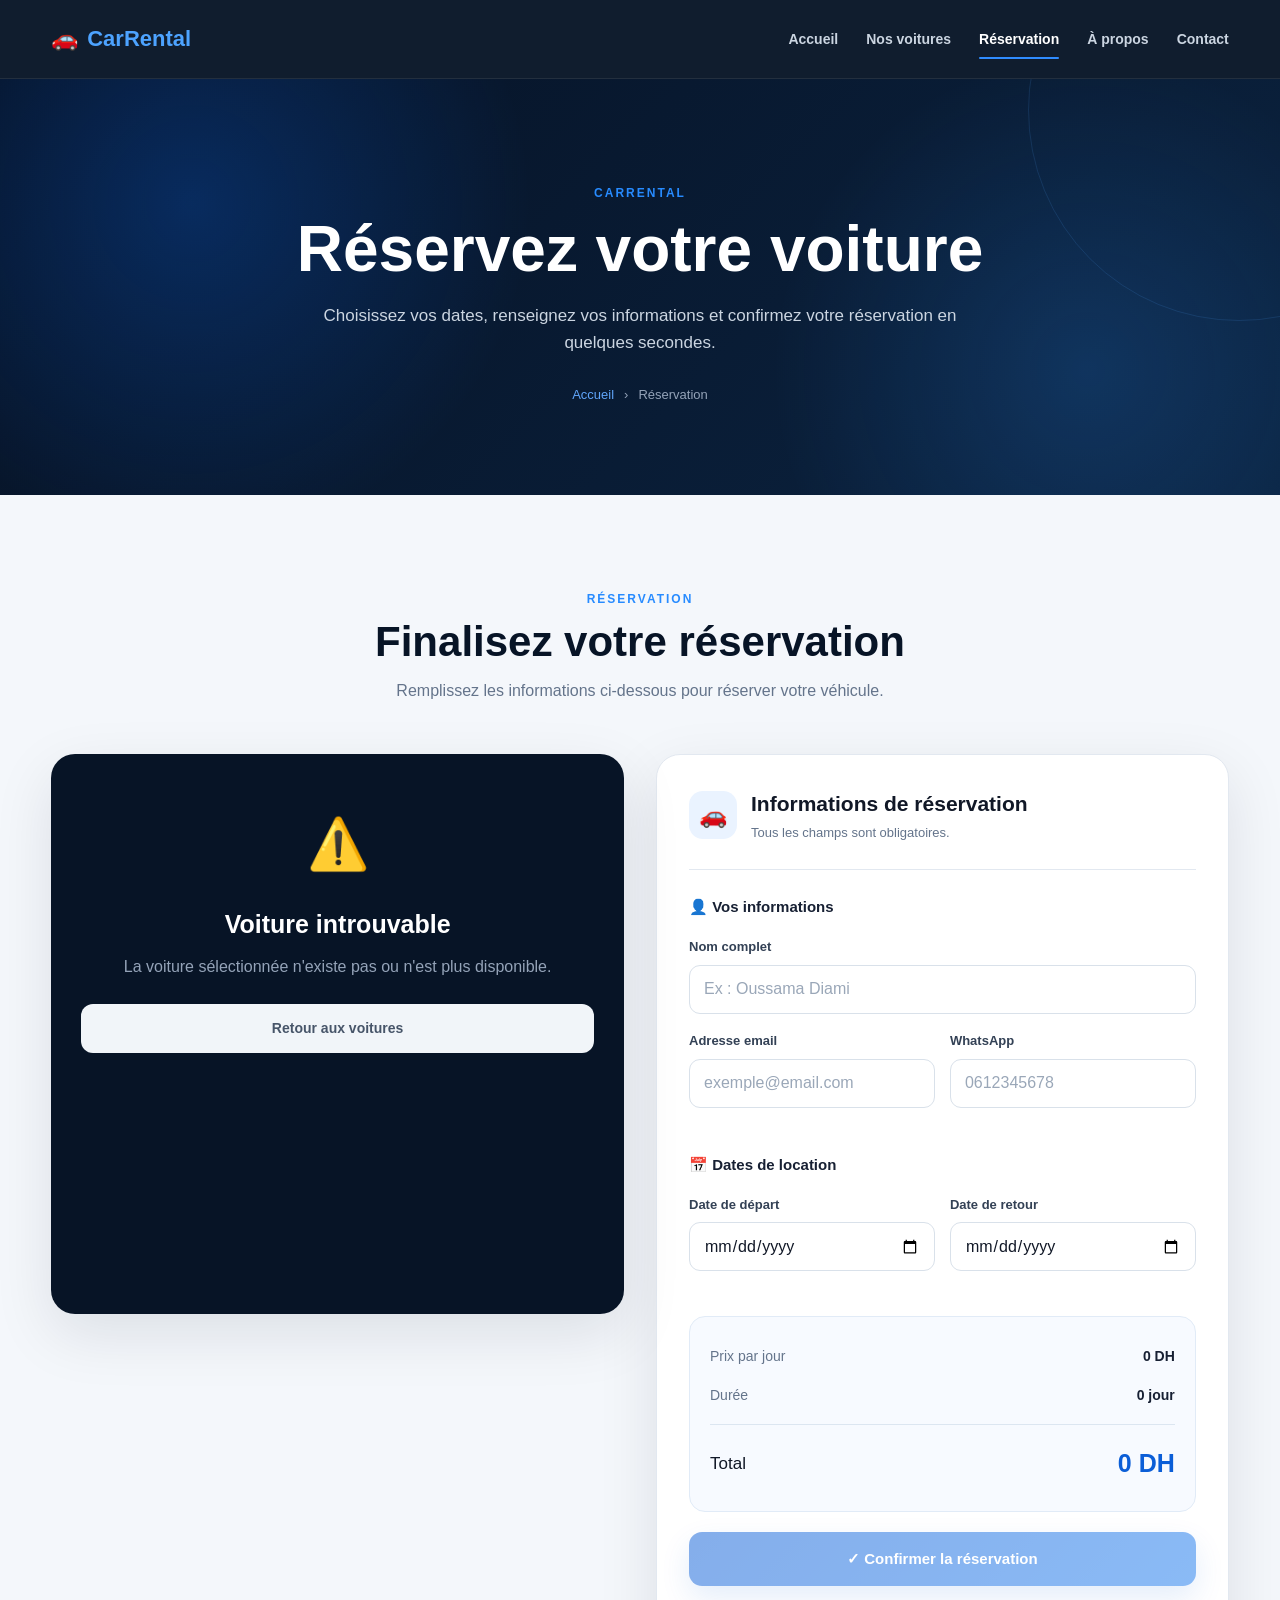
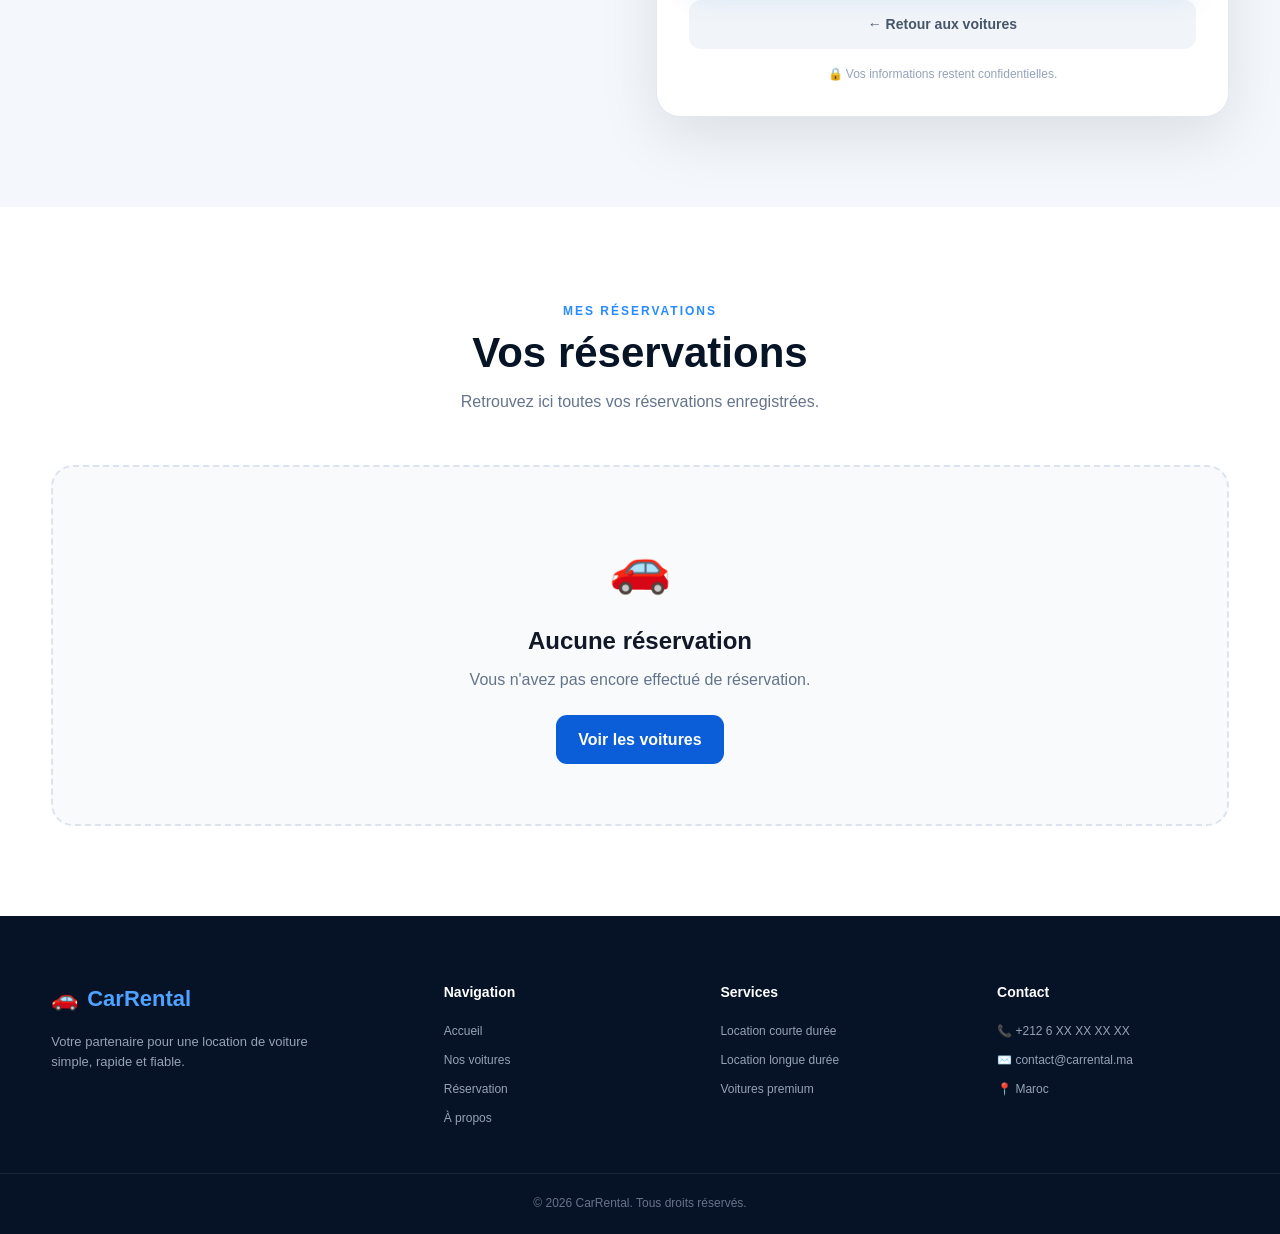
<file: reservation.html>
<!DOCTYPE html>
<html lang="fr">
<head>
<meta charset="UTF-8">
<meta name="viewport" content="width=device-width,initial-scale=1.0">
<meta name="description" content="CarRental - Réservez votre voiture facilement et consultez vos réservations.">
<title>CarRental | Réservation</title>
<link rel="stylesheet" href="reservation.css">
</head>

<body>

<header class="navbar">
    <div class="navbar-container">

        <a href="index.html" class="logo">
            🚗 <span>CarRental</span>
        </a>

        <nav class="nav-links" id="navLinks">
            <a href="index.html">Accueil</a>
            <a href="index.html#cars">Nos voitures</a>
            <a href="reservation.html" class="active">Réservation</a>
            <a href="index.html#about">À propos</a>
            <a href="index.html#contact">Contact</a>
        </nav>

        <button type="button" class="nav-button" id="menuBtn">
            ☰
        </button>

    </div>
</header>


<main>

<section class="page-header">

    <div class="page-header-content">

        <span class="section-label">
            CARRENTAL
        </span>

        <h1>
            Réservez votre voiture
        </h1>

        <p>
            Choisissez vos dates, renseignez vos informations
            et confirmez votre réservation en quelques secondes.
        </p>

        <div class="breadcrumb">
            <a href="index.html">Accueil</a>
            <span>›</span>
            <span>Réservation</span>
        </div>

    </div>

</section>


<section class="booking-section" id="bookingSection">

    <div class="section-container">

        <div class="section-heading">

            <span class="section-label">
                RÉSERVATION
            </span>

            <h2 class="section-title">
                Finalisez votre réservation
            </h2>

            <p>
                Remplissez les informations ci-dessous pour réserver
                votre véhicule.
            </p>

        </div>


        <div class="booking-layout">


            <!-- CAR PREVIEW -->

            <div class="car-preview" id="carPreview">

                <div class="car-preview-loading">

                    <div class="spinner"></div>

                    <p>
                        Chargement du véhicule...
                    </p>

                </div>

            </div>


            <!-- BOOKING FORM -->

            <div class="booking-card">

                <div class="booking-card-header">

                    <span>
                        🚗
                    </span>

                    <div>

                        <h3>
                            Informations de réservation
                        </h3>

                        <p>
                            Tous les champs sont obligatoires.
                        </p>

                    </div>

                </div>


                <form id="reservationForm" novalidate>


                    <div class="form-section">

                        <h4>
                            👤 Vos informations
                        </h4>


                        <div class="form-group">

                            <label for="fullName">
                                Nom complet
                            </label>

                            <input
                                type="text"
                                id="fullName"
                                name="fullName"
                                placeholder="Ex : Oussama Diami"
                                autocomplete="name"
                                required
                            >

                        </div>


                        <div class="form-row">

                            <div class="form-group">

                                <label for="email">
                                    Adresse email
                                </label>

                                <input
                                    type="email"
                                    id="email"
                                    name="email"
                                    placeholder="exemple@email.com"
                                    autocomplete="email"
                                    required
                                >

                            </div>


                            <div class="form-group">

                                <label for="phone">
                                    WhatsApp
                                </label>

                                <input
                                    type="tel"
                                    id="phone"
                                    name="phone"
                                    placeholder="0612345678"
                                    autocomplete="tel"
                                    inputmode="tel"
                                    required
                                >

                            </div>

                        </div>

                    </div>


                    <div class="form-section">

                        <h4>
                            📅 Dates de location
                        </h4>


                        <div class="form-row">

                            <div class="form-group">

                                <label for="startDate">
                                    Date de départ
                                </label>

                                <input
                                    type="date"
                                    id="startDate"
                                    name="startDate"
                                    required
                                >

                            </div>


                            <div class="form-group">

                                <label for="endDate">
                                    Date de retour
                                </label>

                                <input
                                    type="date"
                                    id="endDate"
                                    name="endDate"
                                    required
                                >

                            </div>

                        </div>

                    </div>


                    <!-- ERROR -->

                    <div
                        class="form-error"
                        id="formError"
                        role="alert"
                    ></div>


                    <!-- PRICE -->

                    <div class="price-summary">

                        <div class="price-row">

                            <span>
                                Prix par jour
                            </span>

                            <strong id="dailyPrice">
                                0 DH
                            </strong>

                        </div>


                        <div class="price-row">

                            <span>
                                Durée
                            </span>

                            <strong id="duration">
                                0 jour
                            </strong>

                        </div>


                        <div class="price-divider"></div>


                        <div class="price-row total">

                            <span>
                                Total
                            </span>

                            <strong id="totalPrice">
                                0 DH
                            </strong>

                        </div>

                    </div>


                    <button
                        type="submit"
                        class="confirm-button"
                        id="confirmButton"
                    >

                        <span>
                            ✓
                        </span>

                        Confirmer la réservation

                    </button>


                    <a
                        href="index.html#cars"
                        class="cancel-button"
                    >
                        ← Retour aux voitures
                    </a>


                    <p class="booking-note">
                        🔒 Vos informations restent confidentielles.
                    </p>

                </form>

            </div>

        </div>

    </div>

</section>


<!-- MES RESERVATIONS -->

<section class="reservations-section">

    <div class="section-container">

        <div class="section-heading">

            <span class="section-label">
                MES RÉSERVATIONS
            </span>

            <h2 class="section-title">
                Vos réservations
            </h2>

            <p>
                Retrouvez ici toutes vos réservations enregistrées.
            </p>

        </div>


        <div
            class="empty-reservations"
            id="emptyReservations"
        >

            <div class="empty-icon">
                🚗
            </div>

            <h3>
                Aucune réservation
            </h3>

            <p>
                Vous n'avez pas encore effectué de réservation.
            </p>

            <a
                href="index.html#cars"
                class="empty-button"
            >
                Voir les voitures
            </a>

        </div>


        <div
            class="reservations-list"
            id="reservationsList"
        ></div>

    </div>

</section>

</main>


<!-- SUCCESS MODAL -->

<div
    class="success-modal"
    id="successModal"
>

    <div class="success-modal-card">

        <button
            type="button"
            class="modal-close"
            id="closeSuccessModal"
        >
            ×
        </button>

        <div class="success-icon">
            ✓
        </div>

        <span class="success-label">
            RÉSERVATION CONFIRMÉE
        </span>

        <h2>
            Merci pour votre réservation !
        </h2>

        <p>
            Votre réservation a été enregistrée avec succès.
        </p>

        <div class="reservation-number-box">

            <span>
                Numéro de réservation
            </span>

            <strong id="successReservationNumber">
                CR-000000
            </strong>

        </div>

        <button
            type="button"
            class="view-reservations-button"
            id="viewReservationsButton"
        >
            Voir mes réservations
        </button>

        <a
            href="index.html"
            class="modal-home-button"
        >
            Retour à l'accueil
        </a>

    </div>

</div>


<!-- TOAST -->

<div
    class="toast"
    id="toast"
>

    <span id="toastIcon">
        ✓
    </span>

    <p id="toastMessage"></p>

</div>


<footer class="footer">

    <div class="footer-container">

        <div class="footer-brand">

            <a href="index.html" class="logo">
                🚗 <span>CarRental</span>
            </a>

            <p>
                Votre partenaire pour une location
                de voiture simple, rapide et fiable.
            </p>

        </div>


        <div class="footer-links">

            <h4>
                Navigation
            </h4>

            <a href="index.html">
                Accueil
            </a>

            <a href="index.html#cars">
                Nos voitures
            </a>

            <a href="reservation.html">
                Réservation
            </a>

            <a href="index.html#about">
                À propos
            </a>

        </div>


        <div class="footer-links">

            <h4>
                Services
            </h4>

            <a href="index.html#cars">
                Location courte durée
            </a>

            <a href="index.html#cars">
                Location longue durée
            </a>

            <a href="index.html#cars">
                Voitures premium
            </a>

        </div>


        <div class="footer-links">

            <h4>
                Contact
            </h4>

            <span>
                📞 +212 6 XX XX XX XX
            </span>

            <span>
                ✉️ contact@carrental.ma
            </span>

            <span>
                📍 Maroc
            </span>

        </div>

    </div>


    <div class="footer-bottom">

        <p>
            © 2026 CarRental. Tous droits réservés.
        </p>

    </div>

</footer>


<script src="reservation.js"></script>

</body>
</html>
</file>
<file: reservation.css>
*{margin:0;padding:0;box-sizing:border-box}

html{scroll-behavior:smooth}

body{
font-family:Inter,Arial,Helvetica,sans-serif;
background:#f4f7fb;
color:#111827;
line-height:1.6;
overflow-x:hidden
}

button,input,select,textarea{font:inherit}
button{cursor:pointer}
a{text-decoration:none;color:inherit}
img{max-width:100%;display:block}

:root{
--primary:#0b5ed7;
--primary-dark:#063b8f;
--dark:#071426;
--dark-2:#0b1d35;
--text:#111827;
--muted:#64748b;
--white:#fff;
--border:#e2e8f0;
--danger:#dc2626;
--success:#16a34a;
--shadow:0 20px 60px rgba(7,20,38,.10)
}

.section-container{
width:min(1180px,92%);
margin:auto
}


/* NAVBAR */

.navbar{
position:sticky;
top:0;
z-index:1000;
background:rgba(7,20,38,.96);
backdrop-filter:blur(16px);
border-bottom:1px solid rgba(255,255,255,.08)
}

.navbar-container{
width:min(1180px,92%);
height:78px;
margin:auto;
display:flex;
align-items:center;
justify-content:space-between
}

.logo{
display:flex;
align-items:center;
gap:9px;
font-size:22px;
font-weight:900;
color:#fff
}

.logo span{color:#4da3ff}

.nav-links{
display:flex;
align-items:center;
gap:28px
}

.nav-links a{
position:relative;
color:#cbd5e1;
font-size:14px;
font-weight:700;
transition:.3s
}

.nav-links a:hover,
.nav-links a.active{
color:#fff
}

.nav-links a.active:after{
content:"";
position:absolute;
left:0;
bottom:-9px;
width:100%;
height:2px;
background:#2f8cff;
border-radius:10px
}

.nav-button{
display:none;
width:42px;
height:42px;
border:1px solid rgba(255,255,255,.15);
border-radius:10px;
background:rgba(255,255,255,.06);
color:#fff;
font-size:22px
}


/* PAGE HEADER */

.page-header{
position:relative;
padding:100px 20px 90px;
background:
radial-gradient(circle at 15% 30%,rgba(11,94,215,.30),transparent 30%),
radial-gradient(circle at 85% 70%,rgba(44,145,255,.18),transparent 28%),
linear-gradient(135deg,#061225,#0b2340);
overflow:hidden
}

.page-header:before{
content:"";
position:absolute;
width:420px;
height:420px;
border-radius:50%;
border:1px solid rgba(77,163,255,.14);
right:-170px;
top:-180px
}

.page-header-content{
position:relative;
width:min(900px,92%);
margin:auto;
text-align:center;
color:#fff
}

.section-label{
display:inline-block;
margin-bottom:12px;
font-size:12px;
font-weight:900;
letter-spacing:2px;
color:#278bff
}

.page-header h1{
font-size:clamp(36px,6vw,64px);
line-height:1.08;
margin-bottom:18px
}

.page-header p{
max-width:700px;
margin:auto;
color:#cbd5e1;
font-size:17px
}

.breadcrumb{
margin-top:28px;
display:flex;
justify-content:center;
align-items:center;
gap:10px;
font-size:13px;
color:#94a3b8
}

.breadcrumb a{color:#60a5fa}


/* HEADINGS */

.section-heading{
text-align:center;
margin-bottom:50px
}

.section-heading .section-label{
margin-bottom:8px
}

.section-title{
font-size:clamp(28px,4vw,42px);
line-height:1.15;
margin-bottom:12px;
color:#071426
}

.section-heading p{
color:var(--muted);
max-width:650px;
margin:auto
}


/* BOOKING */

.booking-section{
padding:90px 0
}

.booking-layout{
display:grid;
grid-template-columns:1fr 1fr;
gap:32px;
align-items:start
}


/* CAR PREVIEW */

.car-preview{
min-height:560px;
background:#071426;
border-radius:24px;
overflow:hidden;
box-shadow:var(--shadow);
position:sticky;
top:105px;
color:#fff
}

.car-preview-loading{
height:560px;
display:flex;
flex-direction:column;
align-items:center;
justify-content:center;
gap:16px;
color:#94a3b8
}

.spinner{
width:45px;
height:45px;
border:4px solid rgba(255,255,255,.15);
border-top-color:#3b97ff;
border-radius:50%;
animation:spin .8s linear infinite
}

@keyframes spin{
to{transform:rotate(360deg)}
}

.car-preview-image{
height:320px;
overflow:hidden
}

.car-preview-image img{
width:100%;
height:100%;
object-fit:cover;
transition:transform .5s
}

.car-preview:hover .car-preview-image img{
transform:scale(1.04)
}

.car-preview-content{
padding:30px
}

.car-category{
display:inline-block;
padding:7px 12px;
border-radius:30px;
background:rgba(47,140,255,.15);
border:1px solid rgba(47,140,255,.25);
color:#5ca8ff;
font-size:11px;
font-weight:900;
text-transform:uppercase;
letter-spacing:1px
}

.car-preview-content h2{
font-size:32px;
margin:13px 0 20px
}

.car-preview-meta{
display:grid;
grid-template-columns:1fr 1fr;
gap:12px;
color:#cbd5e1;
font-size:13px
}

.car-preview-price{
margin-top:28px;
padding-top:22px;
border-top:1px solid rgba(255,255,255,.1)
}

.car-preview-price strong{
font-size:30px;
color:#fff
}

.car-preview-price span{
color:#94a3b8;
font-size:14px
}

.car-preview-error{
padding:50px 30px;
text-align:center
}

.error-icon{
font-size:50px;
margin-bottom:20px
}

.car-preview-error h3{
font-size:25px;
margin-bottom:10px
}

.car-preview-error p{
color:#94a3b8;
margin-bottom:25px
}


/* BOOKING CARD */

.booking-card{
background:#fff;
border:1px solid var(--border);
border-radius:24px;
padding:32px;
box-shadow:var(--shadow)
}

.booking-card-header{
display:flex;
gap:14px;
align-items:center;
padding-bottom:25px;
margin-bottom:25px;
border-bottom:1px solid var(--border)
}

.booking-card-header>span{
width:48px;
height:48px;
display:grid;
place-items:center;
border-radius:14px;
background:#eaf3ff;
font-size:23px
}

.booking-card-header h3{
font-size:21px;
margin-bottom:3px
}

.booking-card-header p{
font-size:13px;
color:var(--muted)
}

.form-section{
margin-bottom:28px
}

.form-section h4{
font-size:15px;
margin-bottom:18px;
color:#172033
}

.form-group{
display:flex;
flex-direction:column;
gap:7px;
margin-bottom:17px
}

.form-row{
display:grid;
grid-template-columns:1fr 1fr;
gap:15px
}

.form-group label{
font-size:13px;
font-weight:800;
color:#334155
}

.form-group input{
width:100%;
height:49px;
padding:0 14px;
border:1px solid #d9e1ea;
border-radius:11px;
background:#fff;
color:#111827;
outline:none;
transition:.25s
}

.form-group input:focus{
border-color:#2687f5;
box-shadow:0 0 0 4px rgba(38,135,245,.10)
}

.form-group input::placeholder{
color:#9aa7b8
}


/* ERROR */

.form-error{
display:none;
padding:13px 15px;
margin-bottom:20px;
border-radius:11px;
background:#fff1f2;
border:1px solid #fecdd3;
color:#dc2626;
font-size:13px;
font-weight:700
}

.form-error.show{
display:block;
animation:errorIn .25s ease
}

@keyframes errorIn{
from{opacity:0;transform:translateY(-5px)}
to{opacity:1;transform:translateY(0)}
}


/* PRICE */

.price-summary{
padding:20px;
border-radius:16px;
background:#f7faff;
border:1px solid #e1ebf7;
margin-bottom:20px
}

.price-row{
display:flex;
align-items:center;
justify-content:space-between;
gap:20px;
padding:8px 0;
color:#64748b;
font-size:14px
}

.price-row strong{
color:#172033
}

.price-divider{
height:1px;
background:#dce6f1;
margin:10px 0
}

.price-row.total{
font-size:17px;
color:#111827
}

.price-row.total strong{
font-size:25px;
color:#0b5ed7
}


/* BUTTONS */

.confirm-button{
width:100%;
height:54px;
border:0;
border-radius:13px;
background:linear-gradient(135deg,#0b5ed7,#1677ed);
color:#fff;
font-weight:900;
font-size:15px;
box-shadow:0 12px 30px rgba(11,94,215,.22);
transition:.3s
}

.confirm-button:hover{
transform:translateY(-2px);
box-shadow:0 16px 35px rgba(11,94,215,.30)
}

.confirm-button:disabled{
opacity:.5;
cursor:not-allowed;
transform:none
}

.cancel-button{
display:block;
text-align:center;
margin-top:14px;
padding:13px;
border-radius:12px;
background:#f1f5f9;
color:#475569;
font-weight:800;
font-size:14px;
transition:.25s
}

.cancel-button:hover{
background:#e2e8f0
}

.booking-note{
text-align:center;
margin-top:16px;
font-size:12px;
color:#94a3b8
}


/* RESERVATIONS */

.reservations-section{
padding:90px 0;
background:#fff
}

.reservations-list{
display:grid;
grid-template-columns:1fr;
gap:20px
}

.empty-reservations{
padding:60px 20px;
text-align:center;
border:2px dashed #dbe4ee;
border-radius:22px;
background:#f8fafc
}

.empty-icon{
font-size:50px;
margin-bottom:15px
}

.empty-reservations h3{
font-size:24px;
margin-bottom:7px
}

.empty-reservations p{
color:var(--muted);
margin-bottom:22px
}

.empty-button{
display:inline-flex;
padding:12px 22px;
border-radius:11px;
background:#0b5ed7;
color:#fff;
font-weight:800
}


/* RESERVATION CARD */

.reservation-card{
display:grid;
grid-template-columns:270px 1fr;
background:#fff;
border:1px solid var(--border);
border-radius:20px;
overflow:hidden;
box-shadow:0 12px 35px rgba(7,20,38,.07);
transition:.3s
}

.reservation-card:hover{
transform:translateY(-4px);
box-shadow:0 20px 50px rgba(7,20,38,.11)
}

.reservation-car-image{
position:relative;
min-height:280px;
background:#071426
}

.reservation-car-image img{
width:100%;
height:100%;
position:absolute;
inset:0;
object-fit:cover
}

.reservation-status{
position:absolute;
top:15px;
left:15px;
padding:7px 11px;
border-radius:30px;
font-size:11px;
font-weight:900;
background:#fff
}

.status-active{
color:#15803d;
background:#dcfce7
}

.status-finished{
color:#475569;
background:#e2e8f0
}

.status-cancelled{
color:#b91c1c;
background:#fee2e2
}

.status-upcoming{
color:#1d4ed8;
background:#dbeafe
}

.reservation-card-content{
padding:25px
}

.reservation-card-top{
display:flex;
justify-content:space-between;
gap:20px;
margin-bottom:25px
}

.reservation-number{
font-size:11px;
font-weight:900;
color:#0b5ed7;
letter-spacing:1px
}

.reservation-card-top h3{
font-size:23px;
margin:4px 0
}

.reservation-category{
font-size:13px;
color:#64748b
}

.reservation-price{
text-align:right
}

.reservation-price strong{
display:block;
font-size:23px;
color:#0b5ed7
}

.reservation-price span{
font-size:11px;
color:#94a3b8
}

.reservation-dates{
display:grid;
grid-template-columns:1fr 35px 1fr 1fr;
align-items:center;
gap:12px;
padding:18px;
border-radius:14px;
background:#f8fafc;
border:1px solid #e8eef5;
margin-bottom:22px
}

.reservation-date-box{
display:flex;
flex-direction:column;
gap:4px
}

.date-label{
font-size:10px;
font-weight:900;
color:#94a3b8;
letter-spacing:1px
}

.reservation-date-box strong,
.reservation-duration strong{
font-size:14px
}

.date-arrow{
text-align:center;
font-size:20px;
color:#0b5ed7
}

.reservation-duration{
display:flex;
flex-direction:column;
gap:4px;
padding-left:15px;
border-left:1px solid #dce5ef
}

.reservation-client{
display:grid;
grid-template-columns:repeat(3,1fr);
gap:15px;
padding-bottom:22px;
border-bottom:1px solid var(--border)
}

.client-item{
display:flex;
gap:10px;
align-items:center
}

.client-icon{
width:36px;
height:36px;
display:grid;
place-items:center;
border-radius:10px;
background:#eef5ff;
flex:none
}

.client-item small{
display:block;
color:#94a3b8;
font-size:10px;
font-weight:700
}

.client-item strong{
display:block;
font-size:12px;
word-break:break-word
}

.reservation-actions{
display:flex;
gap:10px;
margin-top:18px
}

.reservation-details-button,
.reservation-delete-button{
border:0;
padding:10px 15px;
border-radius:10px;
font-size:12px;
font-weight:800;
transition:.25s
}

.reservation-details-button{
background:#eaf3ff;
color:#0756b8
}

.reservation-details-button:hover{
background:#dcecff
}

.reservation-delete-button{
background:#fff1f2;
color:#dc2626
}

.reservation-delete-button:hover{
background:#ffe4e6
}


/* MODAL */

.success-modal{
position:fixed;
inset:0;
z-index:3000;
display:flex;
align-items:center;
justify-content:center;
padding:20px;
background:rgba(2,8,23,.72);
backdrop-filter:blur(8px);
opacity:0;
visibility:hidden;
transition:.3s
}

.success-modal.show{
opacity:1;
visibility:visible
}

.success-modal-card{
width:min(500px,100%);
position:relative;
padding:40px;
border-radius:24px;
background:#fff;
text-align:center;
box-shadow:0 30px 90px rgba(0,0,0,.3);
transform:translateY(20px) scale(.96);
transition:.3s
}

.success-modal.show .success-modal-card{
transform:translateY(0) scale(1)
}

.modal-close{
position:absolute;
top:15px;
right:15px;
width:38px;
height:38px;
border:0;
border-radius:50%;
background:#f1f5f9;
color:#475569;
font-size:25px
}

.success-icon{
width:70px;
height:70px;
display:grid;
place-items:center;
margin:0 auto 18px;
border-radius:50%;
background:#dcfce7;
color:#16a34a;
font-size:34px;
font-weight:900
}

.success-label{
font-size:11px;
font-weight:900;
letter-spacing:1.5px;
color:#16a34a
}

.success-modal-card h2{
font-size:28px;
margin:10px 0
}

.success-modal-card>p{
color:#64748b;
margin-bottom:24px
}

.reservation-number-box{
padding:16px;
margin-bottom:20px;
border-radius:14px;
background:#f5f9ff;
border:1px solid #dceafe
}

.reservation-number-box span{
display:block;
font-size:11px;
color:#64748b;
margin-bottom:5px
}

.reservation-number-box strong{
font-size:25px;
letter-spacing:2px;
color:#0b5ed7
}

.view-reservations-button{
width:100%;
height:50px;
border:0;
border-radius:11px;
background:#0b5ed7;
color:#fff;
font-weight:900
}

.modal-home-button{
display:block;
margin-top:12px;
font-size:13px;
font-weight:800;
color:#64748b
}


/* TOAST */

.toast{
position:fixed;
right:25px;
bottom:25px;
z-index:4000;
display:flex;
align-items:center;
gap:12px;
min-width:280px;
max-width:400px;
padding:14px 17px;
border-radius:13px;
background:#071426;
color:#fff;
box-shadow:0 15px 45px rgba(0,0,0,.22);
opacity:0;
visibility:hidden;
transform:translateY(20px);
transition:.3s
}

.toast.show{
opacity:1;
visibility:visible;
transform:translateY(0)
}

.toast>span{
width:28px;
height:28px;
display:grid;
place-items:center;
border-radius:50%;
background:#16a34a;
font-weight:900
}

.toast p{
font-size:13px;
font-weight:700
}


/* FOOTER */

.footer{
background:#061225;
color:#fff
}

.footer-container{
width:min(1180px,92%);
margin:auto;
padding:65px 0 45px;
display:grid;
grid-template-columns:1.5fr 1fr 1fr 1fr;
gap:45px
}

.footer-brand p{
max-width:300px;
margin-top:15px;
color:#94a3b8;
font-size:13px
}

.footer-links{
display:flex;
flex-direction:column;
gap:10px
}

.footer-links h4{
margin-bottom:8px;
font-size:14px
}

.footer-links a,
.footer-links span{
color:#94a3b8;
font-size:12px;
transition:.2s
}

.footer-links a:hover{
color:#fff
}

.footer-bottom{
padding:20px;
text-align:center;
border-top:1px solid rgba(255,255,255,.08);
color:#64748b;
font-size:12px
}


/* RESPONSIVE */

@media(max-width:950px){

.booking-layout{
grid-template-columns:1fr
}

.car-preview{
position:relative;
top:auto;
min-height:auto
}

.car-preview-loading{
height:350px
}

.car-preview-image{
height:330px
}

.footer-container{
grid-template-columns:1fr 1fr
}

}

@media(max-width:760px){

.navbar-container{
height:70px
}

.nav-button{
display:block
}

.nav-links{
position:absolute;
top:70px;
left:0;
right:0;
display:none;
flex-direction:column;
align-items:stretch;
gap:0;
padding:10px 20px 20px;
background:#071426;
border-top:1px solid rgba(255,255,255,.08)
}

.nav-links.active{
display:flex
}

.nav-links a{
padding:14px 5px
}

.nav-links a.active:after{
display:none
}

.page-header{
padding:75px 15px 65px
}

.booking-section,
.reservations-section{
padding:65px 0
}

.booking-card{
padding:22px
}

.form-row{
grid-template-columns:1fr;
gap:0
}

.reservation-card{
grid-template-columns:1fr
}

.reservation-car-image{
min-height:230px
}

.reservation-dates{
grid-template-columns:1fr 30px 1fr
}

.reservation-duration{
grid-column:1/-1;
border-left:0;
border-top:1px solid #dce5ef;
padding:12px 0 0
}

.reservation-client{
grid-template-columns:1fr
}

.footer-container{
grid-template-columns:1fr
}

}

@media(max-width:500px){

.page-header h1{
font-size:36px
}

.car-preview-content h2{
font-size:26px
}

.car-preview-meta{
grid-template-columns:1fr
}

.reservation-card-top{
flex-direction:column
}

.reservation-price{
text-align:left
}

.reservation-dates{
grid-template-columns:1fr
}

.date-arrow{
display:none
}

.success-modal-card{
padding:32px 20px
}

.toast{
left:15px;
right:15px;
bottom:15px;
min-width:0
}

}
</file>
